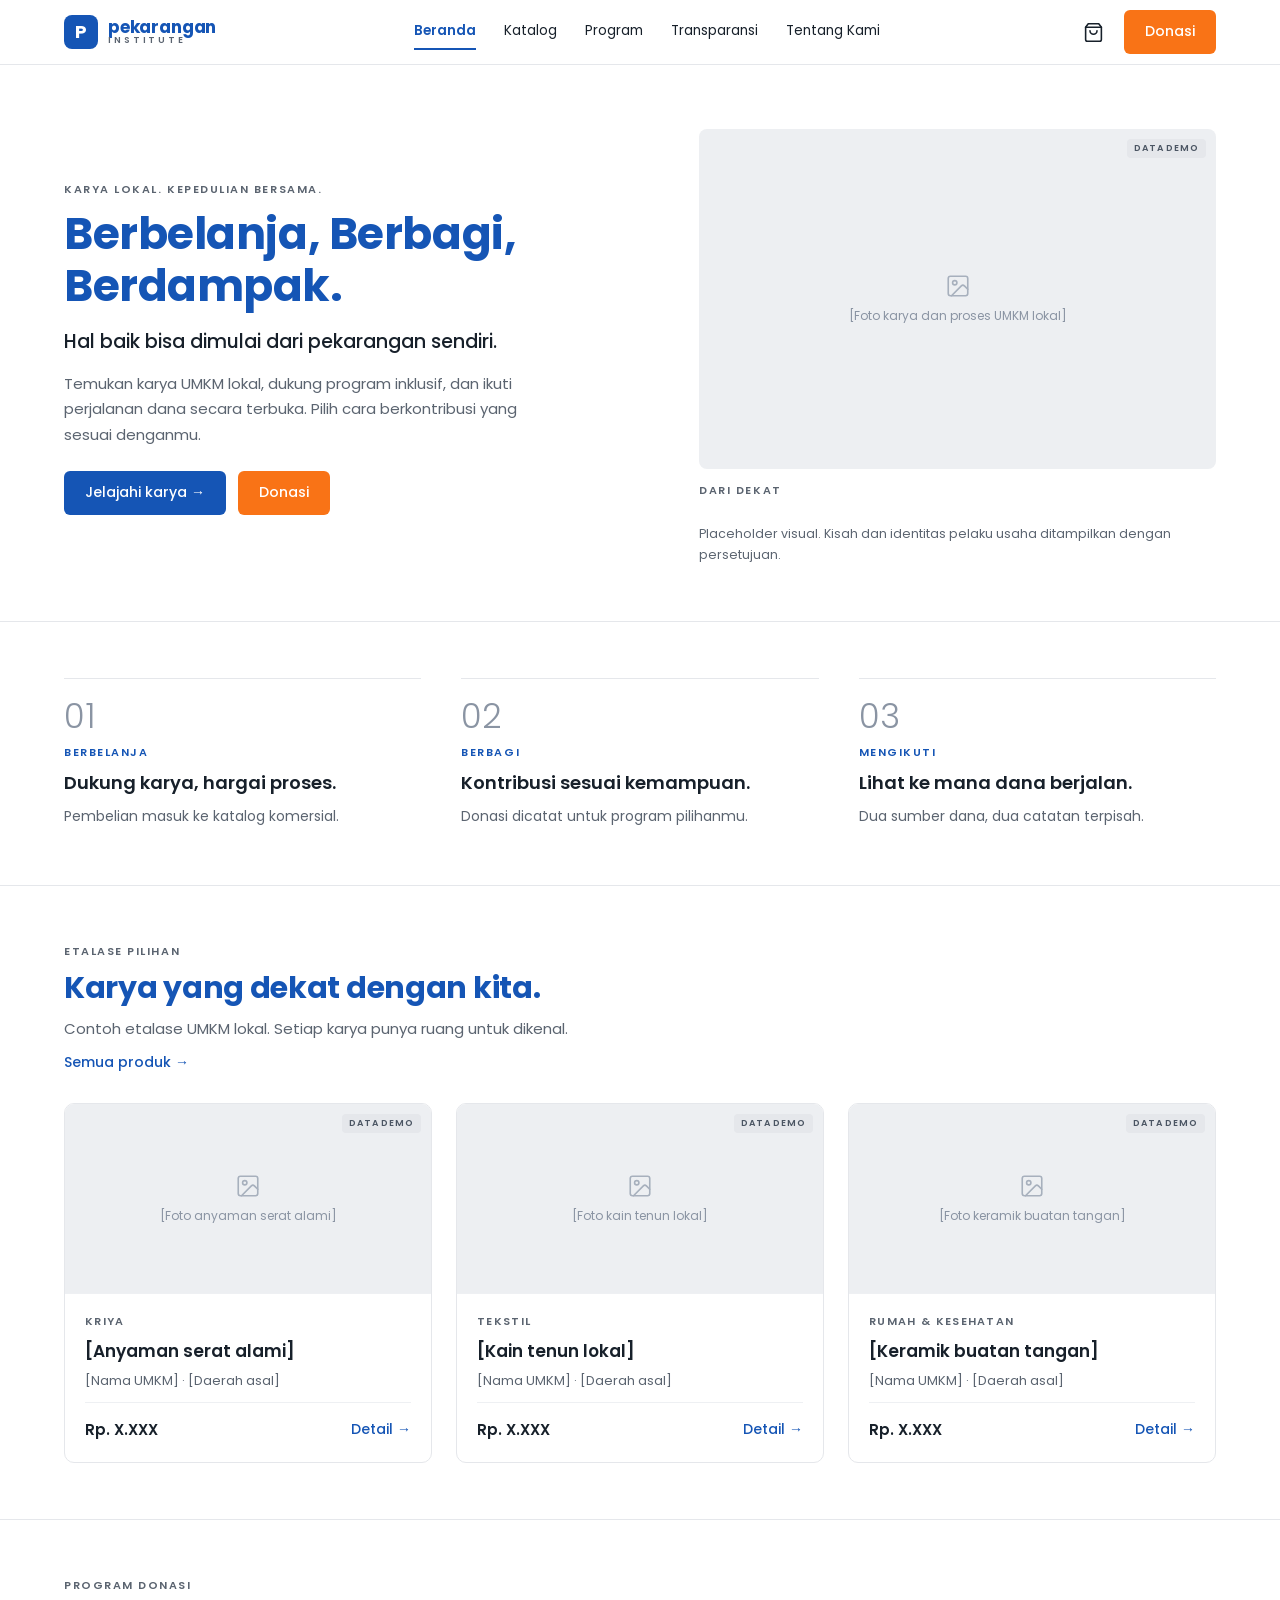
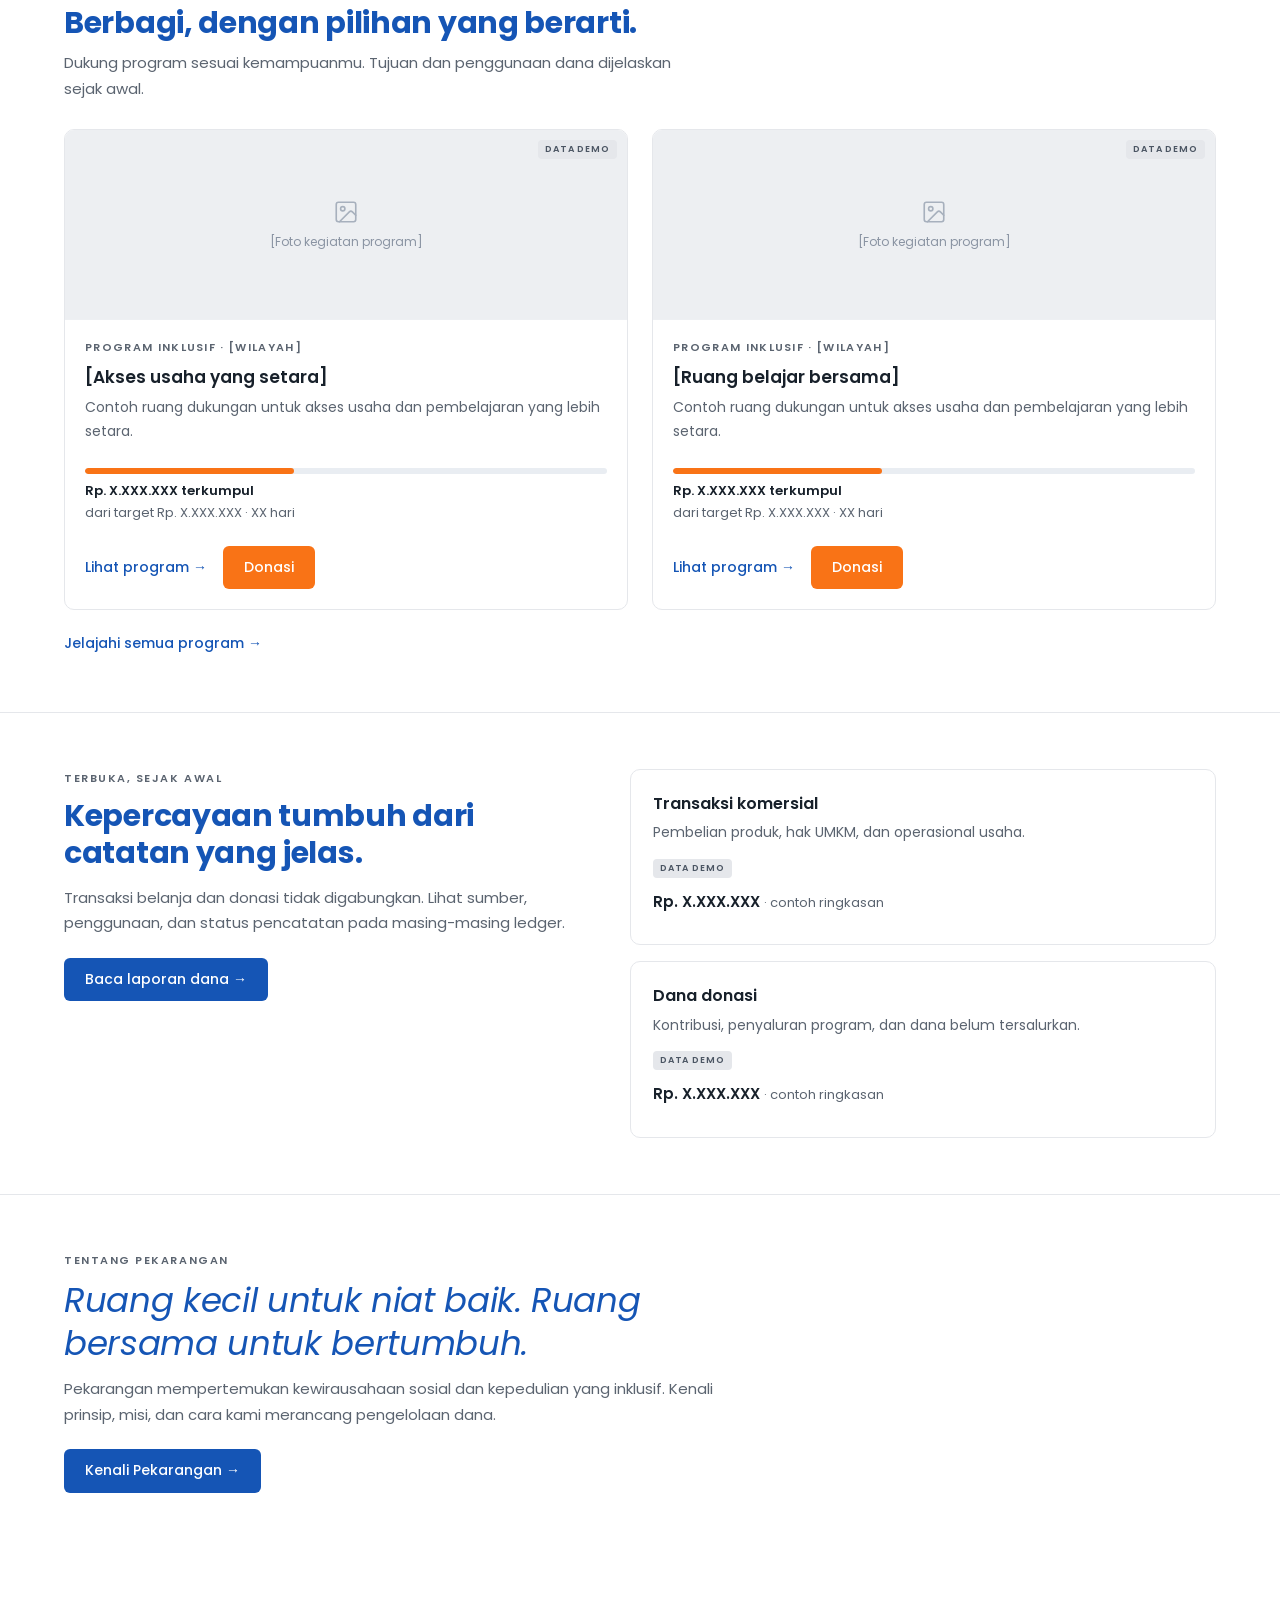
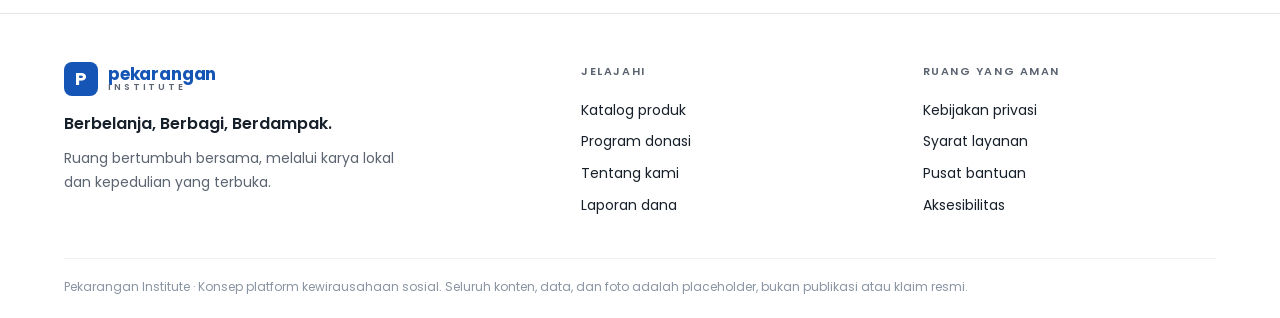
<file: index.html>
<!doctype html>
<html lang="id">
<head>
  <meta charset="utf-8">
  <meta name="viewport" content="width=device-width, initial-scale=1">
  <meta name="description" content="Pekarangan Institute — Berbelanja, Berbagi, Berdampak. Karya UMKM lokal, program inklusif, dan pencatatan dana yang terbuka.">
  <title>Beranda — Pekarangan Institute</title>
  <link rel="preconnect" href="https://fonts.googleapis.com">
  <link rel="preconnect" href="https://fonts.gstatic.com" crossorigin>
  <link href="https://fonts.googleapis.com/css2?family=Poppins:ital,wght@0,300;0,400;0,500;0,600;0,700;1,400&display=swap" rel="stylesheet">
  <link rel="stylesheet" href="assets/css/style.css">
</head>
<body>

<header class="site-header">
  <div class="header-inner">
    <a class="brand" href="index.html" aria-label="Beranda Pekarangan Institute">
      <span class="brand-mark">P</span>
      <span class="brand-text"><span class="name">pekarangan</span><span class="label">INSTITUTE</span></span>
    </a>
    <nav class="main-nav" aria-label="Navigasi utama">
      <a href="index.html" class="active">Beranda</a>
      <a href="katalog.html">Katalog</a>
      <a href="program-donasi.html">Program</a>
      <a href="laporan.html">Transparansi</a>
      <a href="tentang.html">Tentang Kami</a>
    </nav>
    <div class="header-actions">
      <button class="cart-btn" type="button" aria-label="Keranjang belanja">
        <svg viewBox="0 0 24 24" fill="none" stroke="currentColor" stroke-width="1.8" stroke-linecap="round" stroke-linejoin="round"><path d="M6 2 3 6v14a2 2 0 0 0 2 2h14a2 2 0 0 0 2-2V6l-3-4Z"/><path d="M3 6h18"/><path d="M16 10a4 4 0 0 1-8 0"/></svg>
      </button>
      <a class="btn btn-donate" href="formulir-donasi.html">Donasi</a>
      <button class="menu-toggle" id="menu-toggle" type="button" aria-label="Buka menu" aria-expanded="false" aria-controls="mobile-nav"><span></span><span></span><span></span></button>
    </div>
  </div>
  <nav class="mobile-nav" id="mobile-nav" aria-label="Navigasi mobile">
    <a href="index.html" class="active">Beranda</a>
    <a href="katalog.html">Katalog</a>
    <a href="program-donasi.html">Program</a>
    <a href="laporan.html">Transparansi</a>
    <a href="tentang.html">Tentang Kami</a>
  </nav>
</header>

<main>
  <!-- Hero -->
  <section class="hero">
    <div class="container hero-grid">
      <div>
        <span class="eyebrow">Karya Lokal. Kepedulian Bersama.</span>
        <h1>Berbelanja, Berbagi, Berdampak.</h1>
        <p class="subtitle">Hal baik bisa dimulai dari pekarangan sendiri.</p>
        <p class="lead">Temukan karya UMKM lokal, dukung program inklusif, dan ikuti perjalanan dana secara terbuka. Pilih cara berkontribusi yang sesuai denganmu.</p>
        <div class="hero-actions">
          <a class="btn btn-primary" href="katalog.html">Jelajahi karya &rarr;</a>
          <a class="btn btn-donate" href="formulir-donasi.html">Donasi</a>
        </div>
      </div>
      <div class="hero-media">
        <div class="ph">
          <span class="badge-demo">Data Demo</span>
          <svg viewBox="0 0 24 24" fill="none" stroke="currentColor" stroke-width="1.5" stroke-linecap="round" stroke-linejoin="round"><rect x="3" y="3" width="18" height="18" rx="2"/><circle cx="9" cy="9" r="2"/><path d="m21 15-3.086-3.086a2 2 0 0 0-2.828 0L6 21"/></svg>
          <span>[Foto karya dan proses UMKM lokal]</span>
        </div>
        <p class="hero-caption"><span class="eyebrow">Dari Dekat</span><br>Placeholder visual. Kisah dan identitas pelaku usaha ditampilkan dengan persetujuan.</p>
      </div>
    </div>
  </section>

  <!-- Tiga langkah -->
  <section class="section">
    <div class="container">
      <div class="steps">
        <div class="step">
          <div class="step-num">01</div>
          <span class="eyebrow">Berbelanja</span>
          <h3>Dukung karya, hargai proses.</h3>
          <p>Pembelian masuk ke katalog komersial.</p>
        </div>
        <div class="step">
          <div class="step-num">02</div>
          <span class="eyebrow">Berbagi</span>
          <h3>Kontribusi sesuai kemampuan.</h3>
          <p>Donasi dicatat untuk program pilihanmu.</p>
        </div>
        <div class="step">
          <div class="step-num">03</div>
          <span class="eyebrow">Mengikuti</span>
          <h3>Lihat ke mana dana berjalan.</h3>
          <p>Dua sumber dana, dua catatan terpisah.</p>
        </div>
      </div>
    </div>
  </section>

  <!-- Etalase pilihan -->
  <section class="section">
    <div class="container">
      <div class="section-head">
        <span class="eyebrow">Etalase Pilihan</span>
        <h2>Karya yang dekat dengan kita.</h2>
        <p>Contoh etalase UMKM lokal. Setiap karya punya ruang untuk dikenal.</p>
        <a class="text-link" href="katalog.html">Semua produk &rarr;</a>
      </div>
      <div class="cards-3">
        <article class="card">
          <div class="ph">
            <span class="badge-demo">Data Demo</span>
            <svg viewBox="0 0 24 24" fill="none" stroke="currentColor" stroke-width="1.5" stroke-linecap="round" stroke-linejoin="round"><rect x="3" y="3" width="18" height="18" rx="2"/><circle cx="9" cy="9" r="2"/><path d="m21 15-3.086-3.086a2 2 0 0 0-2.828 0L6 21"/></svg>
            <span>[Foto anyaman serat alami]</span>
          </div>
          <div class="card-body">
            <p class="card-cat">Kriya</p>
            <h3 class="card-title">[Anyaman serat alami]</h3>
            <p class="card-meta">[Nama UMKM] &middot; [Daerah asal]</p>
            <div class="card-foot"><span class="price">Rp. X.XXX</span><a class="text-link" href="katalog.html">Detail &rarr;</a></div>
          </div>
        </article>
        <article class="card">
          <div class="ph">
            <span class="badge-demo">Data Demo</span>
            <svg viewBox="0 0 24 24" fill="none" stroke="currentColor" stroke-width="1.5" stroke-linecap="round" stroke-linejoin="round"><rect x="3" y="3" width="18" height="18" rx="2"/><circle cx="9" cy="9" r="2"/><path d="m21 15-3.086-3.086a2 2 0 0 0-2.828 0L6 21"/></svg>
            <span>[Foto kain tenun lokal]</span>
          </div>
          <div class="card-body">
            <p class="card-cat">Tekstil</p>
            <h3 class="card-title">[Kain tenun lokal]</h3>
            <p class="card-meta">[Nama UMKM] &middot; [Daerah asal]</p>
            <div class="card-foot"><span class="price">Rp. X.XXX</span><a class="text-link" href="katalog.html">Detail &rarr;</a></div>
          </div>
        </article>
        <article class="card">
          <div class="ph">
            <span class="badge-demo">Data Demo</span>
            <svg viewBox="0 0 24 24" fill="none" stroke="currentColor" stroke-width="1.5" stroke-linecap="round" stroke-linejoin="round"><rect x="3" y="3" width="18" height="18" rx="2"/><circle cx="9" cy="9" r="2"/><path d="m21 15-3.086-3.086a2 2 0 0 0-2.828 0L6 21"/></svg>
            <span>[Foto keramik buatan tangan]</span>
          </div>
          <div class="card-body">
            <p class="card-cat">Rumah &amp; Kesehatan</p>
            <h3 class="card-title">[Keramik buatan tangan]</h3>
            <p class="card-meta">[Nama UMKM] &middot; [Daerah asal]</p>
            <div class="card-foot"><span class="price">Rp. X.XXX</span><a class="text-link" href="katalog.html">Detail &rarr;</a></div>
          </div>
        </article>
      </div>
    </div>
  </section>

  <!-- Program donasi -->
  <section class="section">
    <div class="container">
      <div class="section-head">
        <span class="eyebrow">Program Donasi</span>
        <h2>Berbagi, dengan pilihan yang berarti.</h2>
        <p>Dukung program sesuai kemampuanmu. Tujuan dan penggunaan dana dijelaskan sejak awal.</p>
      </div>
      <div class="cards-2">
        <article class="card">
          <div class="ph">
            <span class="badge-demo">Data Demo</span>
            <svg viewBox="0 0 24 24" fill="none" stroke="currentColor" stroke-width="1.5" stroke-linecap="round" stroke-linejoin="round"><rect x="3" y="3" width="18" height="18" rx="2"/><circle cx="9" cy="9" r="2"/><path d="m21 15-3.086-3.086a2 2 0 0 0-2.828 0L6 21"/></svg>
            <span>[Foto kegiatan program]</span>
          </div>
          <div class="card-body">
            <p class="card-cat">Program Inklusif &middot; [Wilayah]</p>
            <h3 class="card-title">[Akses usaha yang setara]</h3>
            <p class="card-desc">Contoh ruang dukungan untuk akses usaha dan pembelajaran yang lebih setara.</p>
            <div class="progress">
              <div class="progress-track"><div class="progress-fill"></div></div>
              <p class="progress-text"><strong>Rp. X.XXX.XXX terkumpul</strong><br>dari target Rp. X.XXX.XXX &middot; XX hari</p>
            </div>
            <div class="card-actions">
              <a class="text-link" href="formulir-donasi.html">Lihat program &rarr;</a>
              <a class="btn btn-donate" href="formulir-donasi.html">Donasi</a>
            </div>
          </div>
        </article>
        <article class="card">
          <div class="ph">
            <span class="badge-demo">Data Demo</span>
            <svg viewBox="0 0 24 24" fill="none" stroke="currentColor" stroke-width="1.5" stroke-linecap="round" stroke-linejoin="round"><rect x="3" y="3" width="18" height="18" rx="2"/><circle cx="9" cy="9" r="2"/><path d="m21 15-3.086-3.086a2 2 0 0 0-2.828 0L6 21"/></svg>
            <span>[Foto kegiatan program]</span>
          </div>
          <div class="card-body">
            <p class="card-cat">Program Inklusif &middot; [Wilayah]</p>
            <h3 class="card-title">[Ruang belajar bersama]</h3>
            <p class="card-desc">Contoh ruang dukungan untuk akses usaha dan pembelajaran yang lebih setara.</p>
            <div class="progress">
              <div class="progress-track"><div class="progress-fill"></div></div>
              <p class="progress-text"><strong>Rp. X.XXX.XXX terkumpul</strong><br>dari target Rp. X.XXX.XXX &middot; XX hari</p>
            </div>
            <div class="card-actions">
              <a class="text-link" href="formulir-donasi.html">Lihat program &rarr;</a>
              <a class="btn btn-donate" href="formulir-donasi.html">Donasi</a>
            </div>
          </div>
        </article>
      </div>
      <p style="margin-top: 20px;"><a class="text-link" href="program-donasi.html">Jelajahi semua program &rarr;</a></p>
    </div>
  </section>

  <!-- Transparansi -->
  <section class="section">
    <div class="container split">
      <div>
        <span class="eyebrow">Terbuka, Sejak Awal</span>
        <h2>Kepercayaan tumbuh dari catatan yang jelas.</h2>
        <p class="lead" style="margin: 12px 0 22px;">Transaksi belanja dan donasi tidak digabungkan. Lihat sumber, penggunaan, dan status pencatatan pada masing-masing ledger.</p>
        <a class="btn btn-primary" href="laporan.html">Baca laporan dana &rarr;</a>
      </div>
      <div class="fund-boxes">
        <div class="fund-box">
          <h3>Transaksi komersial</h3>
          <p>Pembelian produk, hak UMKM, dan operasional usaha.</p>
          <p><span class="badge-demo">Data Demo</span></p>
          <p class="fund-amount">Rp. X.XXX.XXX <span>&middot; contoh ringkasan</span></p>
        </div>
        <div class="fund-box">
          <h3>Dana donasi</h3>
          <p>Kontribusi, penyaluran program, dan dana belum tersalurkan.</p>
          <p><span class="badge-demo">Data Demo</span></p>
          <p class="fund-amount">Rp. X.XXX.XXX <span>&middot; contoh ringkasan</span></p>
        </div>
      </div>
    </div>
  </section>

  <!-- Penutup -->
  <section class="section">
    <div class="container">
      <div class="closing">
        <span class="eyebrow">Tentang Pekarangan</span>
        <h2>Ruang kecil untuk niat baik. Ruang bersama untuk bertumbuh.</h2>
        <p>Pekarangan mempertemukan kewirausahaan sosial dan kepedulian yang inklusif. Kenali prinsip, misi, dan cara kami merancang pengelolaan dana.</p>
        <a class="btn btn-primary" href="tentang.html">Kenali Pekarangan &rarr;</a>
      </div>
    </div>
  </section>
</main>

<footer class="site-footer">
  <div class="container">
    <div class="footer-grid">
      <div class="footer-brand">
        <a class="brand" href="index.html" aria-label="Beranda Pekarangan Institute">
          <span class="brand-mark">P</span>
          <span class="brand-text"><span class="name">pekarangan</span><span class="label">INSTITUTE</span></span>
        </a>
        <p class="tagline">Berbelanja, Berbagi, Berdampak.</p>
        <p>Ruang bertumbuh bersama, melalui karya lokal dan kepedulian yang terbuka.</p>
      </div>
      <div class="footer-col">
        <h4>Jelajahi</h4>
        <a href="katalog.html">Katalog produk</a>
        <a href="program-donasi.html">Program donasi</a>
        <a href="tentang.html">Tentang kami</a>
        <a href="laporan.html">Laporan dana</a>
      </div>
      <div class="footer-col">
        <h4>Ruang yang Aman</h4>
        <a href="#">Kebijakan privasi</a>
        <a href="#">Syarat layanan</a>
        <a href="#">Pusat bantuan</a>
        <a href="#">Aksesibilitas</a>
      </div>
    </div>
    <div class="footer-bottom">
      Pekarangan Institute &middot; Konsep platform kewirausahaan sosial. Seluruh konten, data, dan foto adalah placeholder, bukan publikasi atau klaim resmi.
    </div>
  </div>
</footer>

<script src="assets/js/main.js"></script>
</body>
</html>
</file>
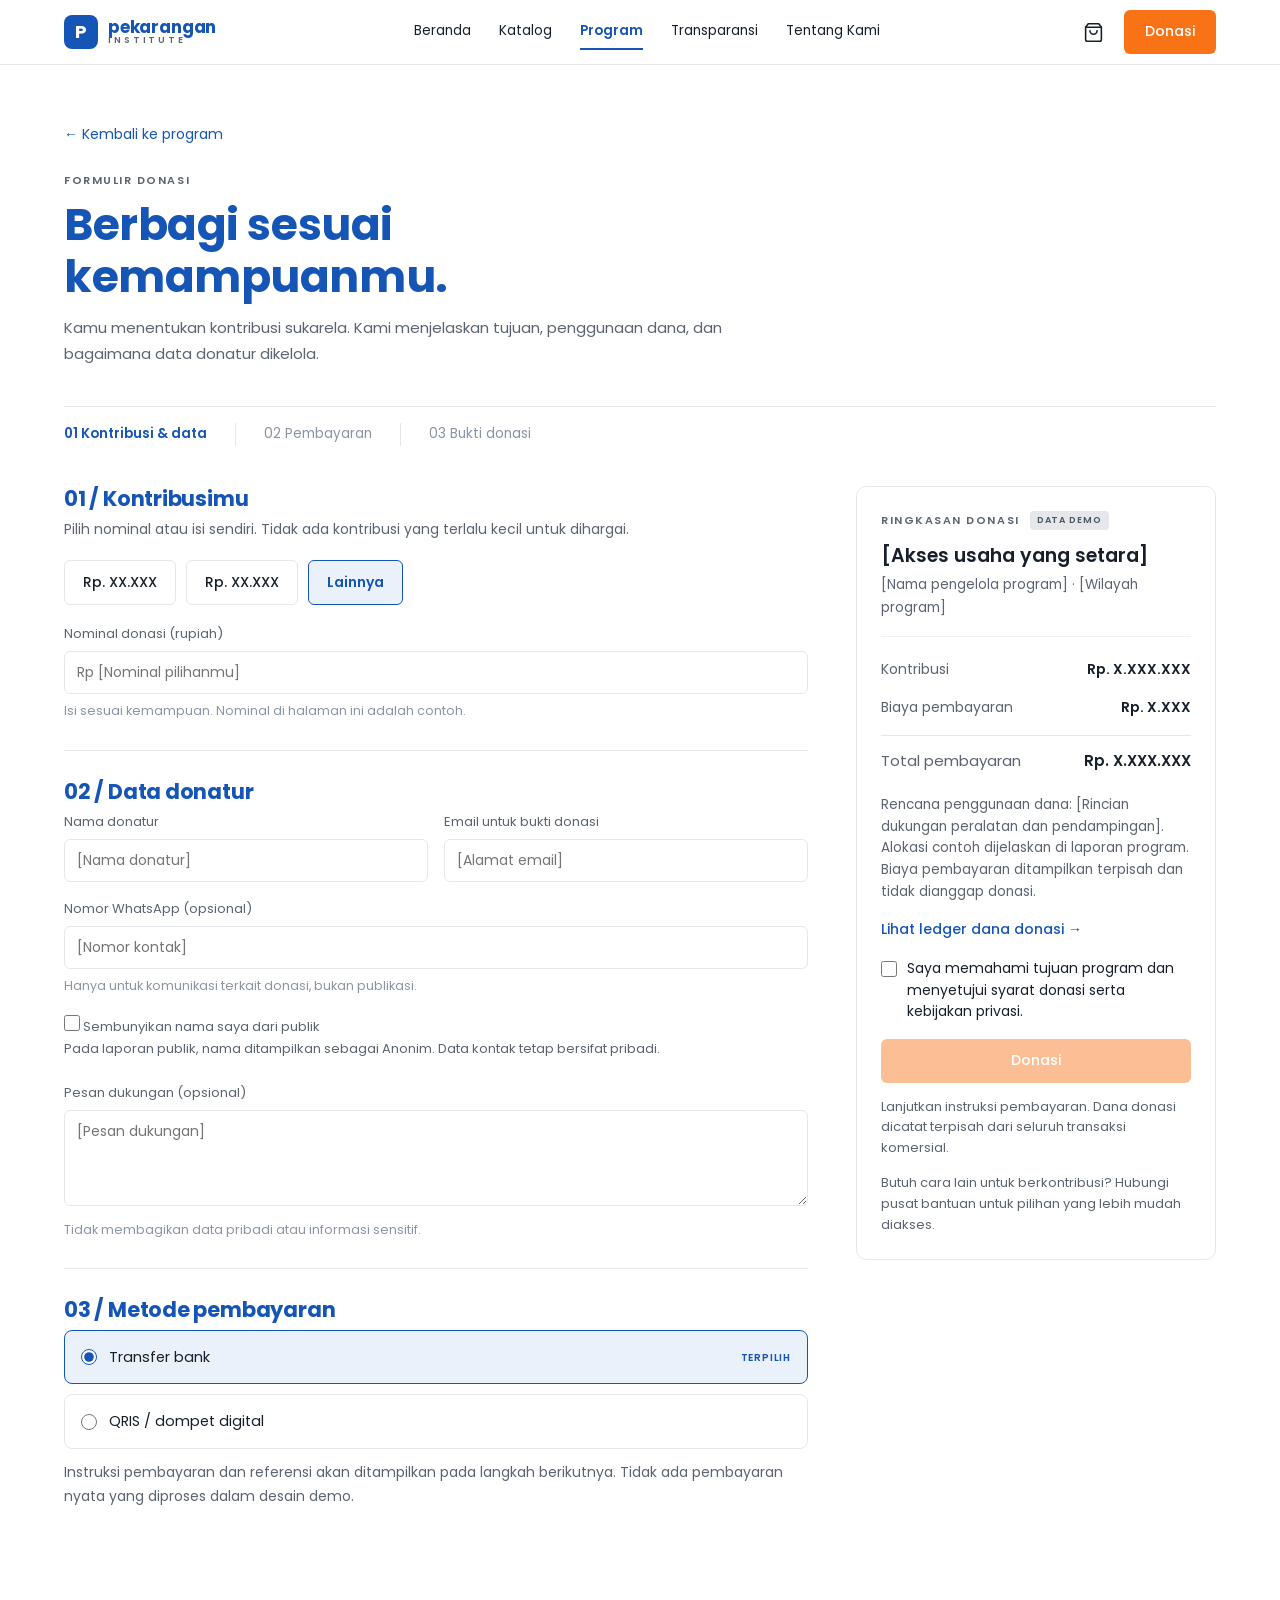
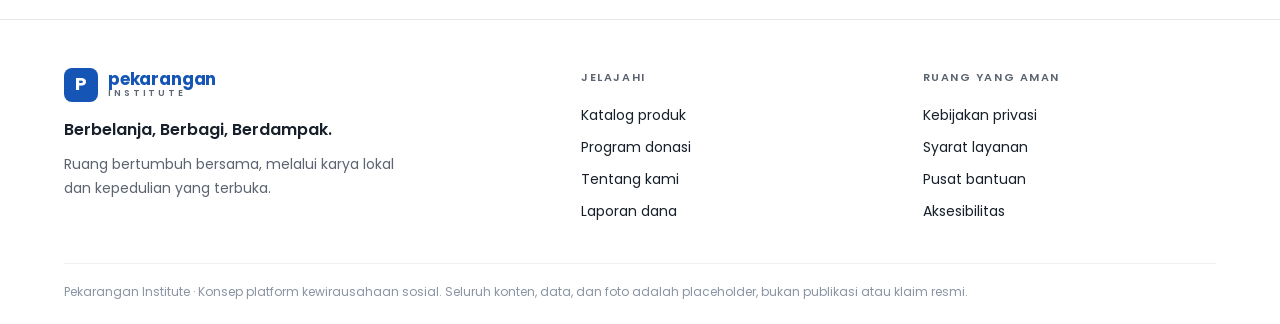
<file: formulir-donasi.html>
<!doctype html>
<html lang="id">
<head>
  <meta charset="utf-8">
  <meta name="viewport" content="width=device-width, initial-scale=1">
  <meta name="description" content="Formulir donasi Pekarangan Institute — berbagi sesuai kemampuanmu.">
  <title>Formulir Donasi — Pekarangan Institute</title>
  <link rel="preconnect" href="https://fonts.googleapis.com">
  <link rel="preconnect" href="https://fonts.gstatic.com" crossorigin>
  <link href="https://fonts.googleapis.com/css2?family=Poppins:ital,wght@0,300;0,400;0,500;0,600;0,700;1,400&display=swap" rel="stylesheet">
  <link rel="stylesheet" href="assets/css/style.css">
</head>
<body>

<header class="site-header">
  <div class="header-inner">
    <a class="brand" href="index.html" aria-label="Beranda Pekarangan Institute">
      <span class="brand-mark">P</span>
      <span class="brand-text"><span class="name">pekarangan</span><span class="label">INSTITUTE</span></span>
    </a>
    <nav class="main-nav" aria-label="Navigasi utama">
      <a href="index.html">Beranda</a>
      <a href="katalog.html">Katalog</a>
      <a href="program-donasi.html" class="active">Program</a>
      <a href="laporan.html">Transparansi</a>
      <a href="tentang.html">Tentang Kami</a>
    </nav>
    <div class="header-actions">
      <button class="cart-btn" type="button" aria-label="Keranjang belanja">
        <svg viewBox="0 0 24 24" fill="none" stroke="currentColor" stroke-width="1.8" stroke-linecap="round" stroke-linejoin="round"><path d="M6 2 3 6v14a2 2 0 0 0 2 2h14a2 2 0 0 0 2-2V6l-3-4Z"/><path d="M3 6h18"/><path d="M16 10a4 4 0 0 1-8 0"/></svg>
      </button>
      <a class="btn btn-donate" href="formulir-donasi.html">Donasi</a>
      <button class="menu-toggle" id="menu-toggle" type="button" aria-label="Buka menu" aria-expanded="false" aria-controls="mobile-nav"><span></span><span></span><span></span></button>
    </div>
  </div>
  <nav class="mobile-nav" id="mobile-nav" aria-label="Navigasi mobile">
    <a href="index.html">Beranda</a>
    <a href="katalog.html">Katalog</a>
    <a href="program-donasi.html" class="active">Program</a>
    <a href="laporan.html">Transparansi</a>
    <a href="tentang.html">Tentang Kami</a>
  </nav>
</header>

<main class="page">
  <div class="container">
    <a class="back-link" href="program-donasi.html">&larr; Kembali ke program</a>
    <div class="page-intro">
      <span class="eyebrow">Formulir Donasi</span>
      <h1>Berbagi sesuai kemampuanmu.</h1>
      <p>Kamu menentukan kontribusi sukarela. Kami menjelaskan tujuan, penggunaan dana, dan bagaimana data donatur dikelola.</p>
    </div>

    <div class="steps-indicator" aria-label="Tahapan donasi">
      <span class="si active">01 Kontribusi &amp; data</span>
      <span class="si">02 Pembayaran</span>
      <span class="si">03 Bukti donasi</span>
    </div>

    <form id="donation-form" class="donate-layout" action="#" method="post" novalidate>
      <div>
        <!-- 01 Kontribusimu -->
        <div class="form-block">
          <h2>01 / Kontribusimu</h2>
          <p>Pilih nominal atau isi sendiri. Tidak ada kontribusi yang terlalu kecil untuk dihargai.</p>
          <div class="presets" role="group" aria-label="Pilihan nominal donasi">
            <button class="preset" type="button" data-amount="25000">Rp. XX.XXX</button>
            <button class="preset" type="button" data-amount="50000">Rp. XX.XXX</button>
            <button class="preset active" type="button" data-amount="custom">Lainnya</button>
          </div>
          <div class="field">
            <label for="amount-input">Nominal donasi (rupiah)</label>
            <input type="text" id="amount-input" inputmode="numeric" placeholder="Rp [Nominal pilihanmu]" autocomplete="off">
            <p class="hint">Isi sesuai kemampuan. Nominal di halaman ini adalah contoh.</p>
          </div>
        </div>

        <!-- 02 Data donatur -->
        <div class="form-block">
          <h2>02 / Data donatur</h2>
          <div class="form-grid-2">
            <div class="field">
              <label for="donor-name">Nama donatur</label>
              <input type="text" id="donor-name" placeholder="[Nama donatur]" autocomplete="name">
            </div>
            <div class="field">
              <label for="donor-email">Email untuk bukti donasi</label>
              <input type="email" id="donor-email" placeholder="[Alamat email]" autocomplete="email">
            </div>
            <div class="field full">
              <label for="donor-wa">Nomor WhatsApp (opsional)</label>
              <input type="tel" id="donor-wa" placeholder="[Nomor kontak]" autocomplete="tel">
              <p class="hint">Hanya untuk komunikasi terkait donasi, bukan publikasi.</p>
            </div>
            <div class="field full">
              <label class="check">
                <input type="checkbox" id="anon">
                <span>Sembunyikan nama saya dari publik
                  <small>Pada laporan publik, nama ditampilkan sebagai Anonim. Data kontak tetap bersifat pribadi.</small>
                </span>
              </label>
            </div>
            <div class="field full">
              <label for="donor-message">Pesan dukungan (opsional)</label>
              <textarea id="donor-message" placeholder="[Pesan dukungan]"></textarea>
              <p class="hint">Tidak membagikan data pribadi atau informasi sensitif.</p>
            </div>
          </div>
        </div>

        <!-- 03 Metode pembayaran -->
        <div class="form-block">
          <h2>03 / Metode pembayaran</h2>
          <div class="radio-cards">
            <label class="radio-card">
              <input type="radio" name="payment" value="transfer" checked>
              <span>Transfer bank</span>
              <span class="tag">TERPILIH</span>
            </label>
            <label class="radio-card">
              <input type="radio" name="payment" value="qris">
              <span>QRIS / dompet digital</span>
            </label>
          </div>
          <p class="hint" style="margin-top: 12px;">Instruksi pembayaran dan referensi akan ditampilkan pada langkah berikutnya. Tidak ada pembayaran nyata yang diproses dalam desain demo.</p>
        </div>
      </div>

      <!-- Ringkasan -->
      <aside class="summary" aria-label="Ringkasan donasi">
        <span class="eyebrow">Ringkasan Donasi <span class="badge-demo">Data Demo</span></span>
        <h3>[Akses usaha yang setara]</h3>
        <p class="prog-meta">[Nama pengelola program] &middot; [Wilayah program]</p>
        <div class="summary-lines">
          <div class="summary-line"><span>Kontribusi</span><span id="summary-amount">Rp. X.XXX.XXX</span></div>
          <div class="summary-line"><span>Biaya pembayaran</span><span>Rp. X.XXX</span></div>
          <div class="summary-line total"><span>Total pembayaran</span><span id="summary-total">Rp. X.XXX.XXX</span></div>
        </div>
        <p class="summary-plan">Rencana penggunaan dana: [Rincian dukungan peralatan dan pendampingan]. Alokasi contoh dijelaskan di laporan program. Biaya pembayaran ditampilkan terpisah dan tidak dianggap donasi.</p>
        <a class="text-link" href="laporan.html">Lihat ledger dana donasi &rarr;</a>
        <label class="check">
          <input type="checkbox" id="consent">
          <span>Saya memahami tujuan program dan menyetujui syarat donasi serta kebijakan privasi.</span>
        </label>
        <button class="btn btn-donate btn-block" type="submit" id="donate-submit" disabled>Donasi</button>
        <div class="form-success" id="form-success" role="status">
          Terima kasih! Ini adalah desain demo — tidak ada pembayaran nyata yang diproses dan tidak ada dana yang berpindah. Pada situs nyata, langkah berikutnya menampilkan instruksi pembayaran dan referensi donasi.
        </div>
        <p class="summary-note">Lanjutkan instruksi pembayaran. Dana donasi dicatat terpisah dari seluruh transaksi komersial.</p>
        <p class="summary-note">Butuh cara lain untuk berkontribusi? Hubungi pusat bantuan untuk pilihan yang lebih mudah diakses.</p>
      </aside>
    </form>
  </div>
</main>

<footer class="site-footer">
  <div class="container">
    <div class="footer-grid">
      <div class="footer-brand">
        <a class="brand" href="index.html" aria-label="Beranda Pekarangan Institute">
          <span class="brand-mark">P</span>
          <span class="brand-text"><span class="name">pekarangan</span><span class="label">INSTITUTE</span></span>
        </a>
        <p class="tagline">Berbelanja, Berbagi, Berdampak.</p>
        <p>Ruang bertumbuh bersama, melalui karya lokal dan kepedulian yang terbuka.</p>
      </div>
      <div class="footer-col">
        <h4>Jelajahi</h4>
        <a href="katalog.html">Katalog produk</a>
        <a href="program-donasi.html">Program donasi</a>
        <a href="tentang.html">Tentang kami</a>
        <a href="laporan.html">Laporan dana</a>
      </div>
      <div class="footer-col">
        <h4>Ruang yang Aman</h4>
        <a href="#">Kebijakan privasi</a>
        <a href="#">Syarat layanan</a>
        <a href="#">Pusat bantuan</a>
        <a href="#">Aksesibilitas</a>
      </div>
    </div>
    <div class="footer-bottom">
      Pekarangan Institute &middot; Konsep platform kewirausahaan sosial. Seluruh konten, data, dan foto adalah placeholder, bukan publikasi atau klaim resmi.
    </div>
  </div>
</footer>

<script src="assets/js/main.js"></script>
</body>
</html>
</file>
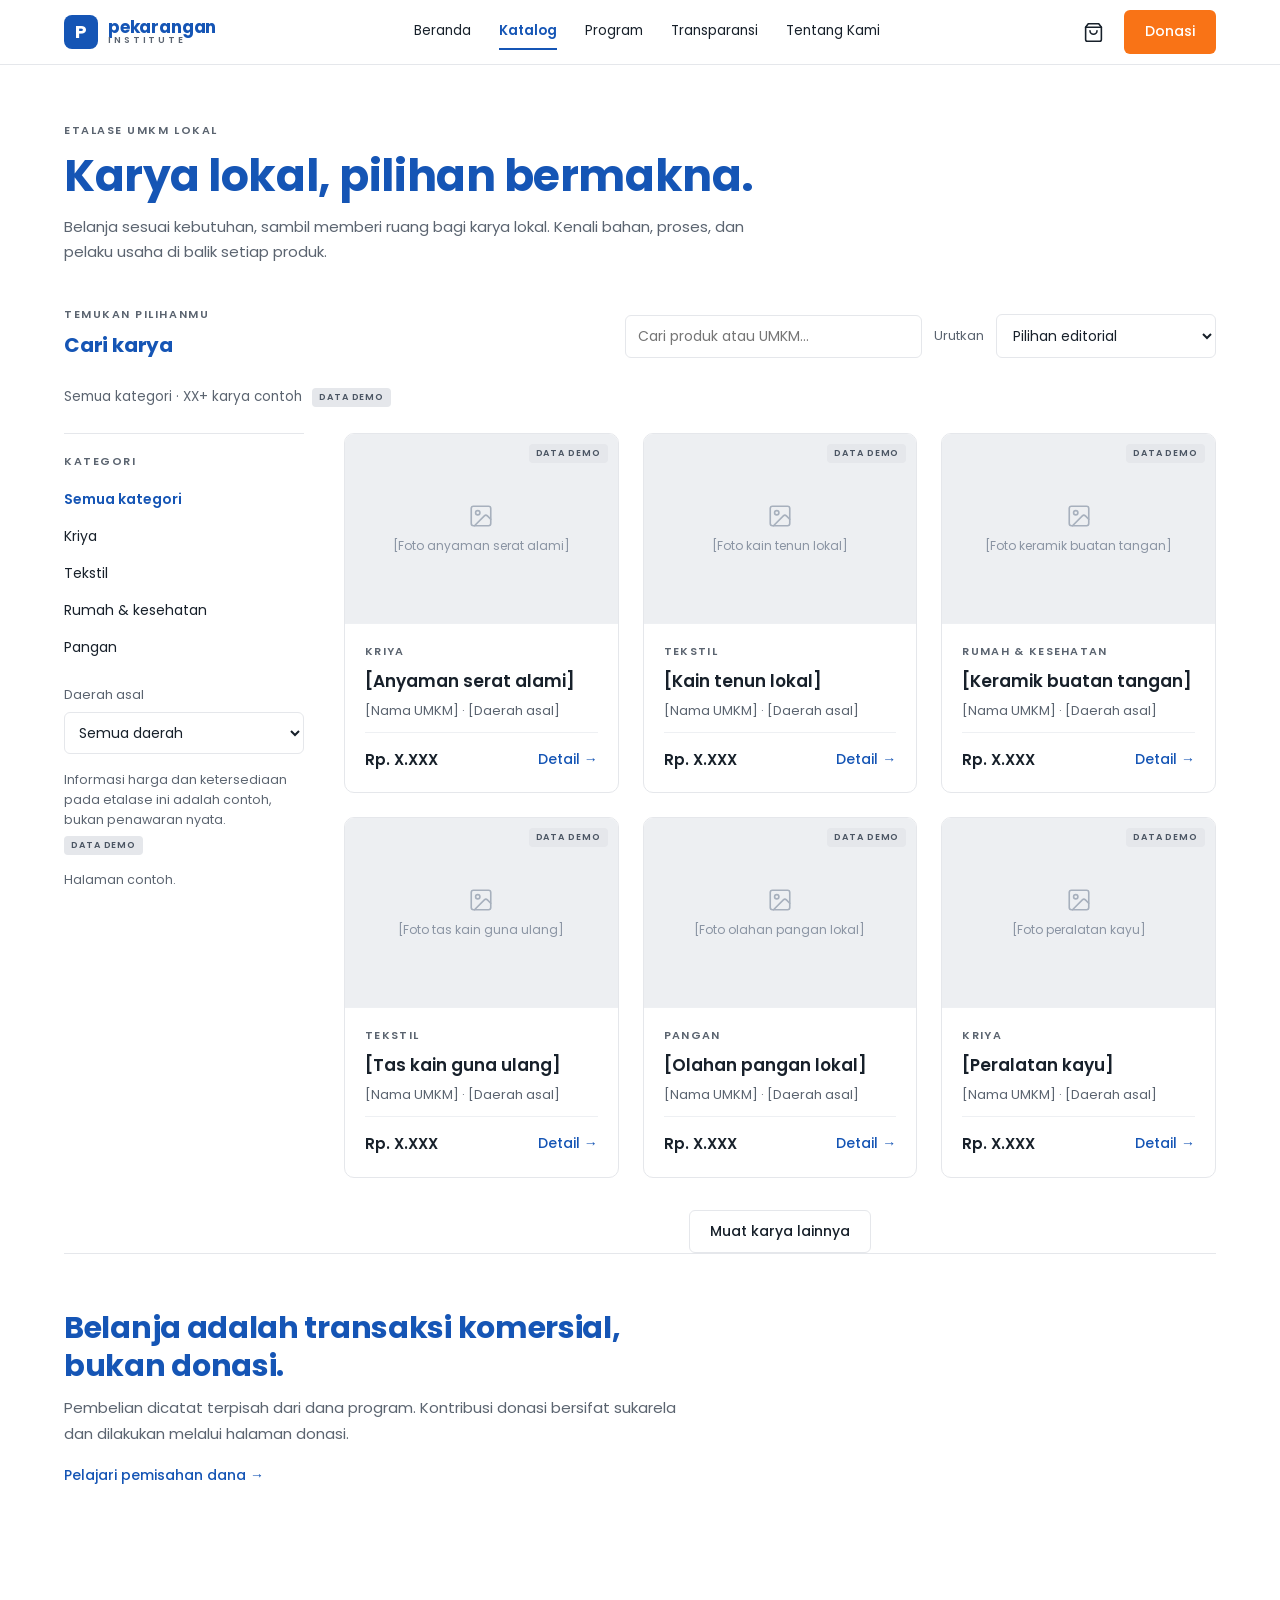
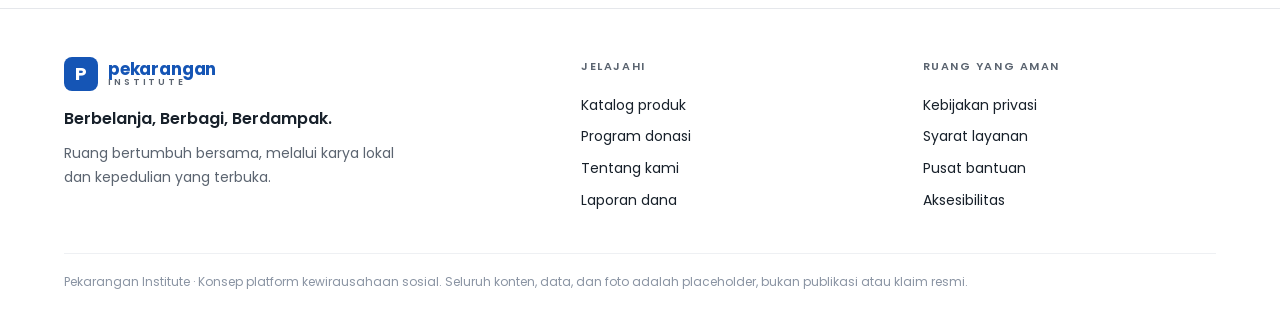
<file: katalog.html>
<!doctype html>
<html lang="id">
<head>
  <meta charset="utf-8">
  <meta name="viewport" content="width=device-width, initial-scale=1">
  <meta name="description" content="Katalog produk Pekarangan Institute — karya lokal UMKM, pilihan bermakna.">
  <title>Katalog Produk — Pekarangan Institute</title>
  <link rel="preconnect" href="https://fonts.googleapis.com">
  <link rel="preconnect" href="https://fonts.gstatic.com" crossorigin>
  <link href="https://fonts.googleapis.com/css2?family=Poppins:ital,wght@0,300;0,400;0,500;0,600;0,700;1,400&display=swap" rel="stylesheet">
  <link rel="stylesheet" href="assets/css/style.css">
</head>
<body>

<header class="site-header">
  <div class="header-inner">
    <a class="brand" href="index.html" aria-label="Beranda Pekarangan Institute">
      <span class="brand-mark">P</span>
      <span class="brand-text"><span class="name">pekarangan</span><span class="label">INSTITUTE</span></span>
    </a>
    <nav class="main-nav" aria-label="Navigasi utama">
      <a href="index.html">Beranda</a>
      <a href="katalog.html" class="active">Katalog</a>
      <a href="program-donasi.html">Program</a>
      <a href="laporan.html">Transparansi</a>
      <a href="tentang.html">Tentang Kami</a>
    </nav>
    <div class="header-actions">
      <button class="cart-btn" type="button" aria-label="Keranjang belanja">
        <svg viewBox="0 0 24 24" fill="none" stroke="currentColor" stroke-width="1.8" stroke-linecap="round" stroke-linejoin="round"><path d="M6 2 3 6v14a2 2 0 0 0 2 2h14a2 2 0 0 0 2-2V6l-3-4Z"/><path d="M3 6h18"/><path d="M16 10a4 4 0 0 1-8 0"/></svg>
      </button>
      <a class="btn btn-donate" href="formulir-donasi.html">Donasi</a>
      <button class="menu-toggle" id="menu-toggle" type="button" aria-label="Buka menu" aria-expanded="false" aria-controls="mobile-nav"><span></span><span></span><span></span></button>
    </div>
  </div>
  <nav class="mobile-nav" id="mobile-nav" aria-label="Navigasi mobile">
    <a href="index.html">Beranda</a>
    <a href="katalog.html" class="active">Katalog</a>
    <a href="program-donasi.html">Program</a>
    <a href="laporan.html">Transparansi</a>
    <a href="tentang.html">Tentang Kami</a>
  </nav>
</header>

<main class="page">
  <div class="container">
    <!-- Intro -->
    <div class="page-intro">
      <span class="eyebrow">Etalase UMKM Lokal</span>
      <h1>Karya lokal, pilihan bermakna.</h1>
      <p>Belanja sesuai kebutuhan, sambil memberi ruang bagi karya lokal. Kenali bahan, proses, dan pelaku usaha di balik setiap produk.</p>
    </div>

    <!-- Toolbar pencarian -->
    <div class="toolbar">
      <div>
        <span class="eyebrow">Temukan Pilihanmu</span>
        <h2>Cari karya</h2>
      </div>
      <div class="search-box">
        <label for="catalog-search" class="sr-only">Cari produk atau UMKM</label>
        <input type="search" id="catalog-search" placeholder="Cari produk atau UMKM..." aria-label="Cari produk atau UMKM">
        <label for="catalog-sort">Urutkan</label>
        <select id="catalog-sort" aria-label="Urutkan produk">
          <option value="editorial">Pilihan editorial</option>
          <option value="nama-az">Nama A&ndash;Z</option>
          <option value="nama-za">Nama Z&ndash;A</option>
        </select>
      </div>
    </div>
    <p class="results-note"><span id="results-note">Semua kategori &middot; XX+ karya contoh</span> <span class="badge-demo">Data Demo</span></p>

    <!-- Workspace katalog -->
    <div class="catalog-layout" style="margin-top: 24px;">
      <aside class="filters" aria-label="Filter katalog">
        <h4>Kategori</h4>
        <ul class="filter-list">
          <li><button type="button" data-filter-cat="Semua" class="active">Semua kategori</button></li>
          <li><button type="button" data-filter-cat="Kriya">Kriya</button></li>
          <li><button type="button" data-filter-cat="Tekstil">Tekstil</button></li>
          <li><button type="button" data-filter-cat="Rumah &amp; kesehatan">Rumah &amp; kesehatan</button></li>
          <li><button type="button" data-filter-cat="Pangan">Pangan</button></li>
        </ul>
        <div class="filter-field">
          <label for="filter-region">Daerah asal</label>
          <select id="filter-region">
            <option>Semua daerah</option>
            <option>[Daerah contoh]</option>
          </select>
        </div>
        <p class="filter-note">Informasi harga dan ketersediaan pada etalase ini adalah contoh, bukan penawaran nyata.</p>
        <p><span class="badge-demo">Data Demo</span></p>
        <p class="filter-note">Halaman contoh.</p>
      </aside>

      <div>
        <div class="cards-3" id="product-grid">
          <article class="card" data-name="[Anyaman serat alami]" data-cat="Kriya">
            <div class="ph">
              <span class="badge-demo">Data Demo</span>
              <svg viewBox="0 0 24 24" fill="none" stroke="currentColor" stroke-width="1.5" stroke-linecap="round" stroke-linejoin="round"><rect x="3" y="3" width="18" height="18" rx="2"/><circle cx="9" cy="9" r="2"/><path d="m21 15-3.086-3.086a2 2 0 0 0-2.828 0L6 21"/></svg>
              <span>[Foto anyaman serat alami]</span>
            </div>
            <div class="card-body">
              <p class="card-cat">Kriya</p>
              <h3 class="card-title">[Anyaman serat alami]</h3>
              <p class="card-meta">[Nama UMKM] &middot; [Daerah asal]</p>
              <div class="card-foot"><span class="price">Rp. X.XXX</span><a class="text-link" href="katalog.html">Detail &rarr;</a></div>
            </div>
          </article>
          <article class="card" data-name="[Kain tenun lokal]" data-cat="Tekstil">
            <div class="ph">
              <span class="badge-demo">Data Demo</span>
              <svg viewBox="0 0 24 24" fill="none" stroke="currentColor" stroke-width="1.5" stroke-linecap="round" stroke-linejoin="round"><rect x="3" y="3" width="18" height="18" rx="2"/><circle cx="9" cy="9" r="2"/><path d="m21 15-3.086-3.086a2 2 0 0 0-2.828 0L6 21"/></svg>
              <span>[Foto kain tenun lokal]</span>
            </div>
            <div class="card-body">
              <p class="card-cat">Tekstil</p>
              <h3 class="card-title">[Kain tenun lokal]</h3>
              <p class="card-meta">[Nama UMKM] &middot; [Daerah asal]</p>
              <div class="card-foot"><span class="price">Rp. X.XXX</span><a class="text-link" href="katalog.html">Detail &rarr;</a></div>
            </div>
          </article>
          <article class="card" data-name="[Keramik buatan tangan]" data-cat="Rumah &amp; kesehatan">
            <div class="ph">
              <span class="badge-demo">Data Demo</span>
              <svg viewBox="0 0 24 24" fill="none" stroke="currentColor" stroke-width="1.5" stroke-linecap="round" stroke-linejoin="round"><rect x="3" y="3" width="18" height="18" rx="2"/><circle cx="9" cy="9" r="2"/><path d="m21 15-3.086-3.086a2 2 0 0 0-2.828 0L6 21"/></svg>
              <span>[Foto keramik buatan tangan]</span>
            </div>
            <div class="card-body">
              <p class="card-cat">Rumah &amp; Kesehatan</p>
              <h3 class="card-title">[Keramik buatan tangan]</h3>
              <p class="card-meta">[Nama UMKM] &middot; [Daerah asal]</p>
              <div class="card-foot"><span class="price">Rp. X.XXX</span><a class="text-link" href="katalog.html">Detail &rarr;</a></div>
            </div>
          </article>
          <article class="card" data-name="[Tas kain guna ulang]" data-cat="Tekstil">
            <div class="ph">
              <span class="badge-demo">Data Demo</span>
              <svg viewBox="0 0 24 24" fill="none" stroke="currentColor" stroke-width="1.5" stroke-linecap="round" stroke-linejoin="round"><rect x="3" y="3" width="18" height="18" rx="2"/><circle cx="9" cy="9" r="2"/><path d="m21 15-3.086-3.086a2 2 0 0 0-2.828 0L6 21"/></svg>
              <span>[Foto tas kain guna ulang]</span>
            </div>
            <div class="card-body">
              <p class="card-cat">Tekstil</p>
              <h3 class="card-title">[Tas kain guna ulang]</h3>
              <p class="card-meta">[Nama UMKM] &middot; [Daerah asal]</p>
              <div class="card-foot"><span class="price">Rp. X.XXX</span><a class="text-link" href="katalog.html">Detail &rarr;</a></div>
            </div>
          </article>
          <article class="card" data-name="[Olahan pangan lokal]" data-cat="Pangan">
            <div class="ph">
              <span class="badge-demo">Data Demo</span>
              <svg viewBox="0 0 24 24" fill="none" stroke="currentColor" stroke-width="1.5" stroke-linecap="round" stroke-linejoin="round"><rect x="3" y="3" width="18" height="18" rx="2"/><circle cx="9" cy="9" r="2"/><path d="m21 15-3.086-3.086a2 2 0 0 0-2.828 0L6 21"/></svg>
              <span>[Foto olahan pangan lokal]</span>
            </div>
            <div class="card-body">
              <p class="card-cat">Pangan</p>
              <h3 class="card-title">[Olahan pangan lokal]</h3>
              <p class="card-meta">[Nama UMKM] &middot; [Daerah asal]</p>
              <div class="card-foot"><span class="price">Rp. X.XXX</span><a class="text-link" href="katalog.html">Detail &rarr;</a></div>
            </div>
          </article>
          <article class="card" data-name="[Peralatan kayu]" data-cat="Kriya">
            <div class="ph">
              <span class="badge-demo">Data Demo</span>
              <svg viewBox="0 0 24 24" fill="none" stroke="currentColor" stroke-width="1.5" stroke-linecap="round" stroke-linejoin="round"><rect x="3" y="3" width="18" height="18" rx="2"/><circle cx="9" cy="9" r="2"/><path d="m21 15-3.086-3.086a2 2 0 0 0-2.828 0L6 21"/></svg>
              <span>[Foto peralatan kayu]</span>
            </div>
            <div class="card-body">
              <p class="card-cat">Kriya</p>
              <h3 class="card-title">[Peralatan kayu]</h3>
              <p class="card-meta">[Nama UMKM] &middot; [Daerah asal]</p>
              <div class="card-foot"><span class="price">Rp. X.XXX</span><a class="text-link" href="katalog.html">Detail &rarr;</a></div>
            </div>
          </article>
        </div>
        <p class="empty-note" id="catalog-empty">Tidak ada karya yang cocok. Coba kata kunci atau kategori lain.</p>
        <div class="load-more">
          <button class="btn btn-ghost" type="button" id="load-more">Muat karya lainnya</button>
        </div>
      </div>
    </div>

    <!-- Penutup -->
    <section class="section">
      <div class="catalog-closing">
        <h2>Belanja adalah transaksi komersial, bukan donasi.</h2>
        <p>Pembelian dicatat terpisah dari dana program. Kontribusi donasi bersifat sukarela dan dilakukan melalui halaman donasi.</p>
        <a class="text-link" href="laporan.html">Pelajari pemisahan dana &rarr;</a>
      </div>
    </section>
  </div>
</main>

<footer class="site-footer">
  <div class="container">
    <div class="footer-grid">
      <div class="footer-brand">
        <a class="brand" href="index.html" aria-label="Beranda Pekarangan Institute">
          <span class="brand-mark">P</span>
          <span class="brand-text"><span class="name">pekarangan</span><span class="label">INSTITUTE</span></span>
        </a>
        <p class="tagline">Berbelanja, Berbagi, Berdampak.</p>
        <p>Ruang bertumbuh bersama, melalui karya lokal dan kepedulian yang terbuka.</p>
      </div>
      <div class="footer-col">
        <h4>Jelajahi</h4>
        <a href="katalog.html">Katalog produk</a>
        <a href="program-donasi.html">Program donasi</a>
        <a href="tentang.html">Tentang kami</a>
        <a href="laporan.html">Laporan dana</a>
      </div>
      <div class="footer-col">
        <h4>Ruang yang Aman</h4>
        <a href="#">Kebijakan privasi</a>
        <a href="#">Syarat layanan</a>
        <a href="#">Pusat bantuan</a>
        <a href="#">Aksesibilitas</a>
      </div>
    </div>
    <div class="footer-bottom">
      Pekarangan Institute &middot; Konsep platform kewirausahaan sosial. Seluruh konten, data, dan foto adalah placeholder, bukan publikasi atau klaim resmi.
    </div>
  </div>
</footer>

<script src="assets/js/main.js"></script>
</body>
</html>
</file>
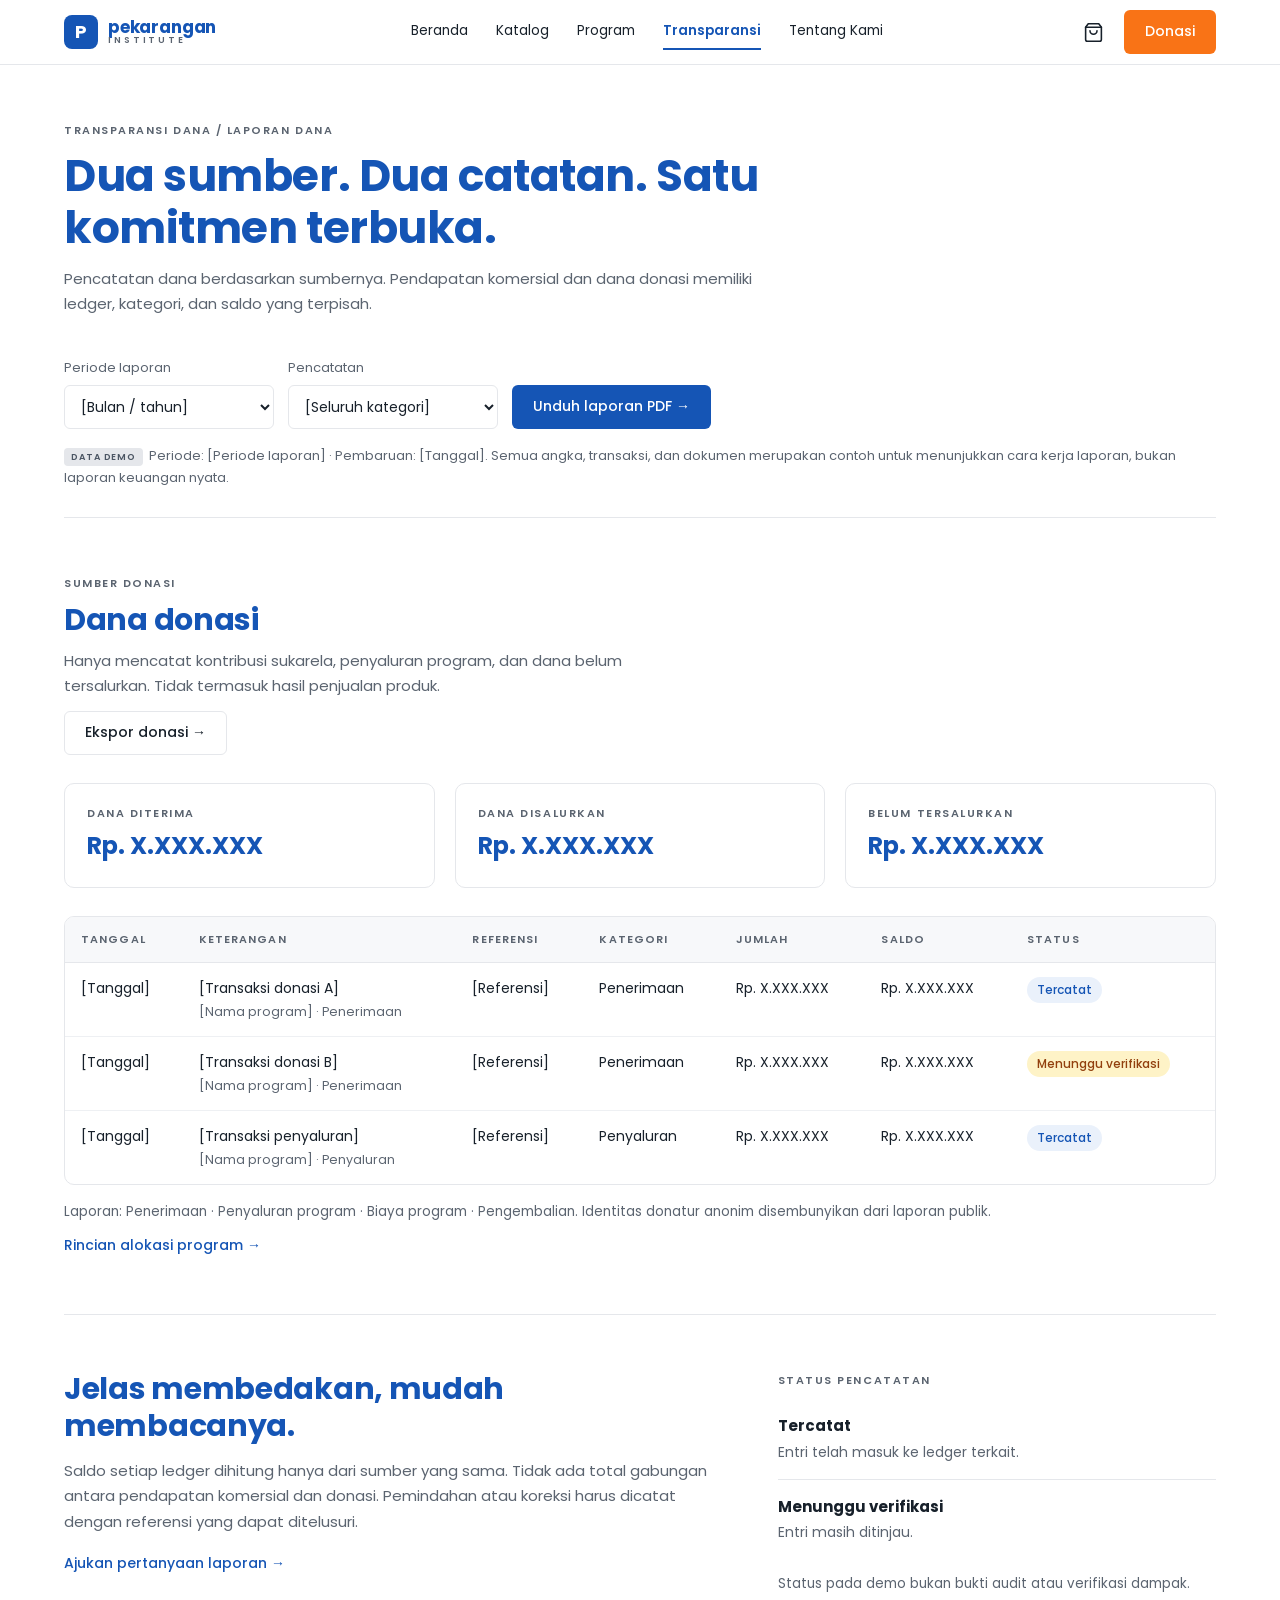
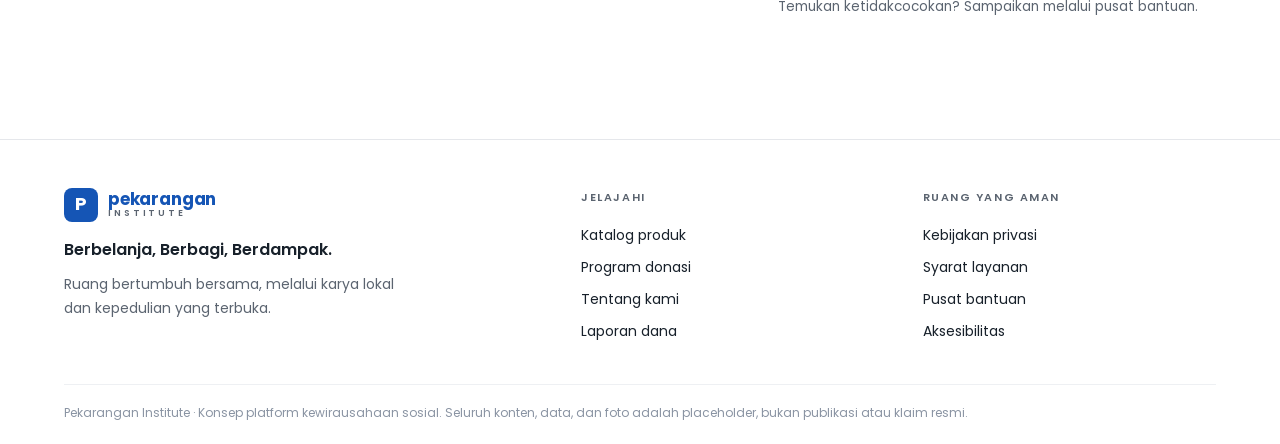
<file: laporan.html>
<!doctype html>
<html lang="id">
<head>
  <meta charset="utf-8">
  <meta name="viewport" content="width=device-width, initial-scale=1">
  <meta name="description" content="Laporan transparansi dana Pekarangan Institute — dua sumber, dua catatan, satu komitmen terbuka.">
  <title>Laporan Transparansi Dana — Pekarangan Institute</title>
  <link rel="preconnect" href="https://fonts.googleapis.com">
  <link rel="preconnect" href="https://fonts.gstatic.com" crossorigin>
  <link href="https://fonts.googleapis.com/css2?family=Poppins:ital,wght@0,300;0,400;0,500;0,600;0,700;1,400&display=swap" rel="stylesheet">
  <link rel="stylesheet" href="assets/css/style.css">
</head>
<body>

<header class="site-header">
  <div class="header-inner">
    <a class="brand" href="index.html" aria-label="Beranda Pekarangan Institute">
      <span class="brand-mark">P</span>
      <span class="brand-text"><span class="name">pekarangan</span><span class="label">INSTITUTE</span></span>
    </a>
    <nav class="main-nav" aria-label="Navigasi utama">
      <a href="index.html">Beranda</a>
      <a href="katalog.html">Katalog</a>
      <a href="program-donasi.html">Program</a>
      <a href="laporan.html" class="active">Transparansi</a>
      <a href="tentang.html">Tentang Kami</a>
    </nav>
    <div class="header-actions">
      <button class="cart-btn" type="button" aria-label="Keranjang belanja">
        <svg viewBox="0 0 24 24" fill="none" stroke="currentColor" stroke-width="1.8" stroke-linecap="round" stroke-linejoin="round"><path d="M6 2 3 6v14a2 2 0 0 0 2 2h14a2 2 0 0 0 2-2V6l-3-4Z"/><path d="M3 6h18"/><path d="M16 10a4 4 0 0 1-8 0"/></svg>
      </button>
      <a class="btn btn-donate" href="formulir-donasi.html">Donasi</a>
      <button class="menu-toggle" id="menu-toggle" type="button" aria-label="Buka menu" aria-expanded="false" aria-controls="mobile-nav"><span></span><span></span><span></span></button>
    </div>
  </div>
  <nav class="mobile-nav" id="mobile-nav" aria-label="Navigasi mobile">
    <a href="index.html">Beranda</a>
    <a href="katalog.html">Katalog</a>
    <a href="program-donasi.html">Program</a>
    <a href="laporan.html" class="active">Transparansi</a>
    <a href="tentang.html">Tentang Kami</a>
  </nav>
</header>

<main class="page">
  <div class="container">
    <!-- Intro -->
    <div class="page-intro">
      <span class="eyebrow">Transparansi Dana / Laporan Dana</span>
      <h1>Dua sumber. Dua catatan. Satu komitmen terbuka.</h1>
      <p>Pencatatan dana berdasarkan sumbernya. Pendapatan komersial dan dana donasi memiliki ledger, kategori, dan saldo yang terpisah.</p>
    </div>

    <div class="report-filters">
      <div class="field">
        <label for="report-period">Periode laporan</label>
        <select id="report-period">
          <option>[Bulan / tahun]</option>
          <option>[Periode contoh]</option>
        </select>
      </div>
      <div class="field">
        <label for="report-cat">Pencatatan</label>
        <select id="report-cat">
          <option value="Semua">[Seluruh kategori]</option>
          <option value="Penerimaan">Penerimaan</option>
          <option value="Penyaluran">Penyaluran</option>
        </select>
      </div>
      <button class="btn btn-primary" type="button" data-demo-action>Unduh laporan PDF &rarr;</button>
    </div>
    <p class="demo-note"><span class="badge-demo">Data Demo</span> &nbsp;Periode: [Periode laporan] &middot; Pembaruan: [Tanggal]. Semua angka, transaksi, dan dokumen merupakan contoh untuk menunjukkan cara kerja laporan, bukan laporan keuangan nyata.</p>

    <!-- Ledger dana donasi -->
    <section class="section">
      <div class="section-head">
        <span class="eyebrow">Sumber Donasi</span>
        <h2>Dana donasi</h2>
        <p>Hanya mencatat kontribusi sukarela, penyaluran program, dan dana belum tersalurkan. Tidak termasuk hasil penjualan produk.</p>
        <button class="btn btn-ghost" type="button" data-demo-action style="margin-top: 12px;">Ekspor donasi &rarr;</button>
      </div>

      <div class="stats-3">
        <div class="stat">
          <span class="eyebrow">Dana Diterima</span>
          <p class="value">Rp. X.XXX.XXX</p>
        </div>
        <div class="stat">
          <span class="eyebrow">Dana Disalurkan</span>
          <p class="value">Rp. X.XXX.XXX</p>
        </div>
        <div class="stat">
          <span class="eyebrow">Belum Tersalurkan</span>
          <p class="value">Rp. X.XXX.XXX</p>
        </div>
      </div>

      <div class="ledger-wrap">
        <table class="ledger">
          <thead>
            <tr>
              <th>Tanggal</th>
              <th>Keterangan</th>
              <th>Referensi</th>
              <th>Kategori</th>
              <th>Jumlah</th>
              <th>Saldo</th>
              <th>Status</th>
            </tr>
          </thead>
          <tbody id="ledger-body">
            <tr data-kategori="Penerimaan">
              <td>[Tanggal]</td>
              <td>[Transaksi donasi A]<span class="sub">[Nama program] &middot; Penerimaan</span></td>
              <td>[Referensi]</td>
              <td>Penerimaan</td>
              <td>Rp. X.XXX.XXX</td>
              <td>Rp. X.XXX.XXX</td>
              <td><span class="status-pill">Tercatat</span></td>
            </tr>
            <tr data-kategori="Penerimaan">
              <td>[Tanggal]</td>
              <td>[Transaksi donasi B]<span class="sub">[Nama program] &middot; Penerimaan</span></td>
              <td>[Referensi]</td>
              <td>Penerimaan</td>
              <td>Rp. X.XXX.XXX</td>
              <td>Rp. X.XXX.XXX</td>
              <td><span class="status-pill pending">Menunggu verifikasi</span></td>
            </tr>
            <tr data-kategori="Penyaluran">
              <td>[Tanggal]</td>
              <td>[Transaksi penyaluran]<span class="sub">[Nama program] &middot; Penyaluran</span></td>
              <td>[Referensi]</td>
              <td>Penyaluran</td>
              <td>Rp. X.XXX.XXX</td>
              <td>Rp. X.XXX.XXX</td>
              <td><span class="status-pill">Tercatat</span></td>
            </tr>
          </tbody>
        </table>
      </div>
      <p class="ledger-note">Laporan: Penerimaan &middot; Penyaluran program &middot; Biaya program &middot; Pengembalian. Identitas donatur anonim disembunyikan dari laporan publik.</p>
      <a class="text-link" href="tentang.html">Rincian alokasi program &rarr;</a>
    </section>

    <!-- Penjelasan -->
    <section class="section">
      <div class="explain-grid">
        <div>
          <h2>Jelas membedakan, mudah membacanya.</h2>
          <p class="lead" style="margin: 12px 0 16px;">Saldo setiap ledger dihitung hanya dari sumber yang sama. Tidak ada total gabungan antara pendapatan komersial dan donasi. Pemindahan atau koreksi harus dicatat dengan referensi yang dapat ditelusuri.</p>
          <a class="text-link" href="#">Ajukan pertanyaan laporan &rarr;</a>
        </div>
        <div>
          <span class="eyebrow">Status Pencatatan</span>
          <div class="status-def">
            <strong>Tercatat</strong>
            <p>Entri telah masuk ke ledger terkait.</p>
          </div>
          <div class="status-def">
            <strong>Menunggu verifikasi</strong>
            <p>Entri masih ditinjau.</p>
          </div>
          <p style="font-size: 13.5px; color: var(--muted); margin-top: 14px;">Status pada demo bukan bukti audit atau verifikasi dampak. Temukan ketidakcocokan? Sampaikan melalui pusat bantuan.</p>
        </div>
      </div>
    </section>
  </div>
</main>

<footer class="site-footer">
  <div class="container">
    <div class="footer-grid">
      <div class="footer-brand">
        <a class="brand" href="index.html" aria-label="Beranda Pekarangan Institute">
          <span class="brand-mark">P</span>
          <span class="brand-text"><span class="name">pekarangan</span><span class="label">INSTITUTE</span></span>
        </a>
        <p class="tagline">Berbelanja, Berbagi, Berdampak.</p>
        <p>Ruang bertumbuh bersama, melalui karya lokal dan kepedulian yang terbuka.</p>
      </div>
      <div class="footer-col">
        <h4>Jelajahi</h4>
        <a href="katalog.html">Katalog produk</a>
        <a href="program-donasi.html">Program donasi</a>
        <a href="tentang.html">Tentang kami</a>
        <a href="laporan.html">Laporan dana</a>
      </div>
      <div class="footer-col">
        <h4>Ruang yang Aman</h4>
        <a href="#">Kebijakan privasi</a>
        <a href="#">Syarat layanan</a>
        <a href="#">Pusat bantuan</a>
        <a href="#">Aksesibilitas</a>
      </div>
    </div>
    <div class="footer-bottom">
      Pekarangan Institute &middot; Konsep platform kewirausahaan sosial. Seluruh konten, data, dan foto adalah placeholder, bukan publikasi atau klaim resmi.
    </div>
  </div>
</footer>

<script src="assets/js/main.js"></script>
</body>
</html>
</file>
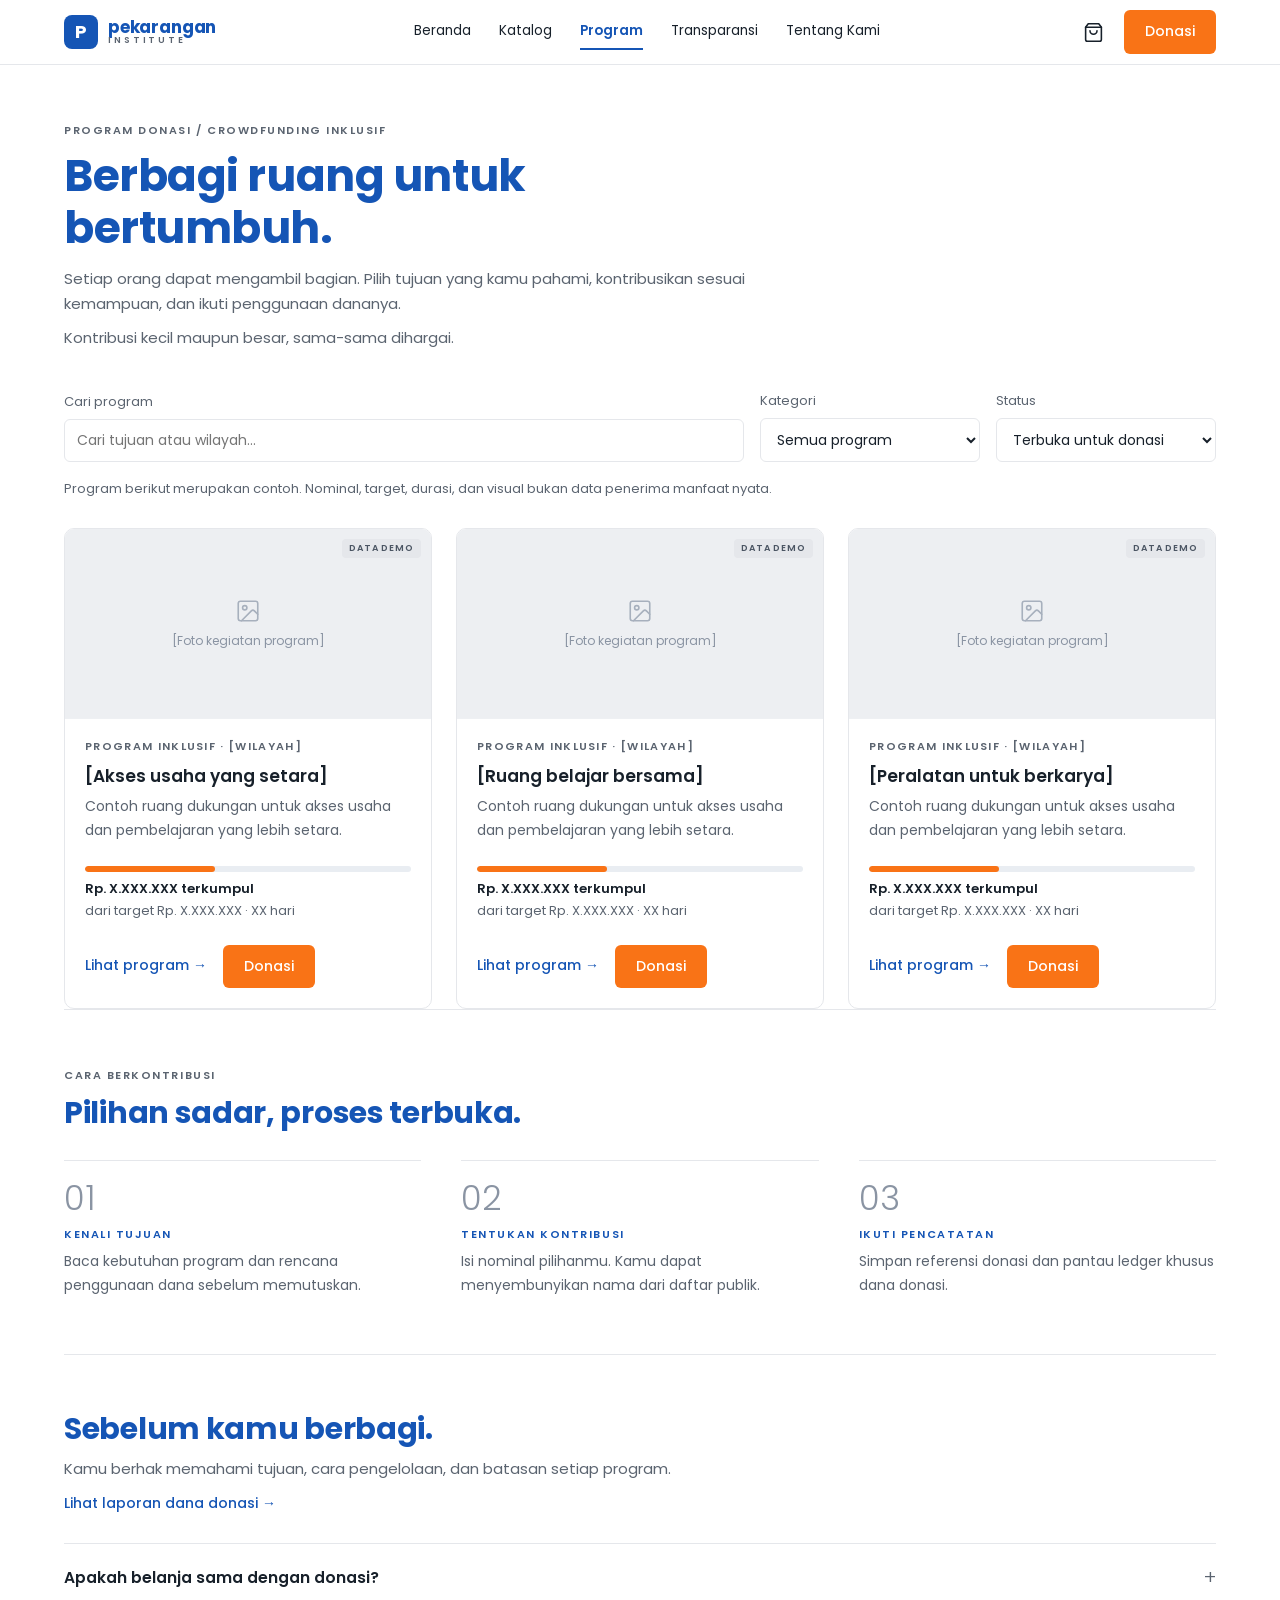
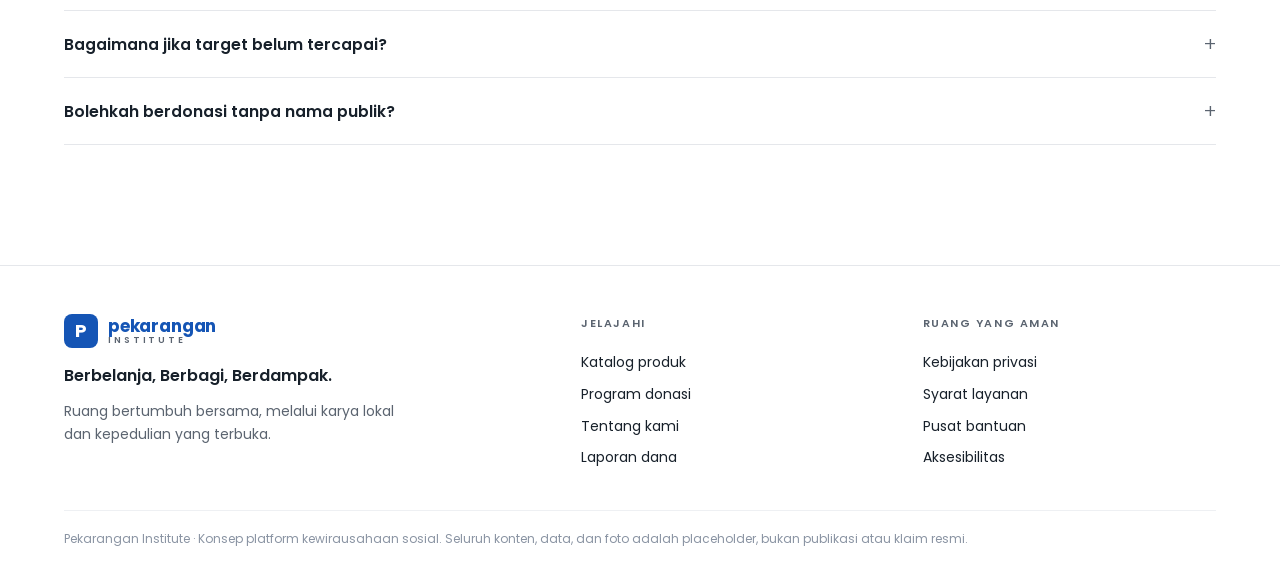
<file: program-donasi.html>
<!doctype html>
<html lang="id">
<head>
  <meta charset="utf-8">
  <meta name="viewport" content="width=device-width, initial-scale=1">
  <meta name="description" content="Program donasi Pekarangan Institute — berbagi ruang untuk bertumbuh.">
  <title>Program Donasi — Pekarangan Institute</title>
  <link rel="preconnect" href="https://fonts.googleapis.com">
  <link rel="preconnect" href="https://fonts.gstatic.com" crossorigin>
  <link href="https://fonts.googleapis.com/css2?family=Poppins:ital,wght@0,300;0,400;0,500;0,600;0,700;1,400&display=swap" rel="stylesheet">
  <link rel="stylesheet" href="assets/css/style.css">
</head>
<body>

<header class="site-header">
  <div class="header-inner">
    <a class="brand" href="index.html" aria-label="Beranda Pekarangan Institute">
      <span class="brand-mark">P</span>
      <span class="brand-text"><span class="name">pekarangan</span><span class="label">INSTITUTE</span></span>
    </a>
    <nav class="main-nav" aria-label="Navigasi utama">
      <a href="index.html">Beranda</a>
      <a href="katalog.html">Katalog</a>
      <a href="program-donasi.html" class="active">Program</a>
      <a href="laporan.html">Transparansi</a>
      <a href="tentang.html">Tentang Kami</a>
    </nav>
    <div class="header-actions">
      <button class="cart-btn" type="button" aria-label="Keranjang belanja">
        <svg viewBox="0 0 24 24" fill="none" stroke="currentColor" stroke-width="1.8" stroke-linecap="round" stroke-linejoin="round"><path d="M6 2 3 6v14a2 2 0 0 0 2 2h14a2 2 0 0 0 2-2V6l-3-4Z"/><path d="M3 6h18"/><path d="M16 10a4 4 0 0 1-8 0"/></svg>
      </button>
      <a class="btn btn-donate" href="formulir-donasi.html">Donasi</a>
      <button class="menu-toggle" id="menu-toggle" type="button" aria-label="Buka menu" aria-expanded="false" aria-controls="mobile-nav"><span></span><span></span><span></span></button>
    </div>
  </div>
  <nav class="mobile-nav" id="mobile-nav" aria-label="Navigasi mobile">
    <a href="index.html">Beranda</a>
    <a href="katalog.html">Katalog</a>
    <a href="program-donasi.html" class="active">Program</a>
    <a href="laporan.html">Transparansi</a>
    <a href="tentang.html">Tentang Kami</a>
  </nav>
</header>

<main class="page">
  <div class="container">
    <!-- Intro -->
    <div class="page-intro">
      <span class="eyebrow">Program Donasi / Crowdfunding Inklusif</span>
      <h1>Berbagi ruang untuk bertumbuh.</h1>
      <p>Setiap orang dapat mengambil bagian. Pilih tujuan yang kamu pahami, kontribusikan sesuai kemampuan, dan ikuti penggunaan dananya.</p>
      <p>Kontribusi kecil maupun besar, sama-sama dihargai.</p>
    </div>

    <!-- Filter -->
    <div class="program-filters">
      <div class="field grow">
        <label for="program-search">Cari program</label>
        <input type="search" id="program-search" placeholder="Cari tujuan atau wilayah..." aria-label="Cari tujuan atau wilayah">
      </div>
      <div class="field">
        <label for="program-cat">Kategori</label>
        <select id="program-cat">
          <option>Semua program</option>
          <option>Program inklusif</option>
        </select>
      </div>
      <div class="field">
        <label for="program-status">Status</label>
        <select id="program-status">
          <option>Terbuka untuk donasi</option>
          <option>Semua status</option>
        </select>
      </div>
    </div>
    <p class="demo-note">Program berikut merupakan contoh. Nominal, target, durasi, dan visual bukan data penerima manfaat nyata.</p>

    <!-- Daftar program -->
    <div class="cards-3" id="program-grid">
      <article class="card" data-name="[Akses usaha yang setara]">
        <div class="ph">
          <span class="badge-demo">Data Demo</span>
          <svg viewBox="0 0 24 24" fill="none" stroke="currentColor" stroke-width="1.5" stroke-linecap="round" stroke-linejoin="round"><rect x="3" y="3" width="18" height="18" rx="2"/><circle cx="9" cy="9" r="2"/><path d="m21 15-3.086-3.086a2 2 0 0 0-2.828 0L6 21"/></svg>
          <span>[Foto kegiatan program]</span>
        </div>
        <div class="card-body">
          <p class="card-cat">Program Inklusif &middot; [Wilayah]</p>
          <h3 class="card-title">[Akses usaha yang setara]</h3>
          <p class="card-desc">Contoh ruang dukungan untuk akses usaha dan pembelajaran yang lebih setara.</p>
          <div class="progress">
            <div class="progress-track"><div class="progress-fill"></div></div>
            <p class="progress-text"><strong>Rp. X.XXX.XXX terkumpul</strong><br>dari target Rp. X.XXX.XXX &middot; XX hari</p>
          </div>
          <div class="card-actions">
            <a class="text-link" href="formulir-donasi.html">Lihat program &rarr;</a>
            <a class="btn btn-donate" href="formulir-donasi.html">Donasi</a>
          </div>
        </div>
      </article>
      <article class="card" data-name="[Ruang belajar bersama]">
        <div class="ph">
          <span class="badge-demo">Data Demo</span>
          <svg viewBox="0 0 24 24" fill="none" stroke="currentColor" stroke-width="1.5" stroke-linecap="round" stroke-linejoin="round"><rect x="3" y="3" width="18" height="18" rx="2"/><circle cx="9" cy="9" r="2"/><path d="m21 15-3.086-3.086a2 2 0 0 0-2.828 0L6 21"/></svg>
          <span>[Foto kegiatan program]</span>
        </div>
        <div class="card-body">
          <p class="card-cat">Program Inklusif &middot; [Wilayah]</p>
          <h3 class="card-title">[Ruang belajar bersama]</h3>
          <p class="card-desc">Contoh ruang dukungan untuk akses usaha dan pembelajaran yang lebih setara.</p>
          <div class="progress">
            <div class="progress-track"><div class="progress-fill"></div></div>
            <p class="progress-text"><strong>Rp. X.XXX.XXX terkumpul</strong><br>dari target Rp. X.XXX.XXX &middot; XX hari</p>
          </div>
          <div class="card-actions">
            <a class="text-link" href="formulir-donasi.html">Lihat program &rarr;</a>
            <a class="btn btn-donate" href="formulir-donasi.html">Donasi</a>
          </div>
        </div>
      </article>
      <article class="card" data-name="[Peralatan untuk berkarya]">
        <div class="ph">
          <span class="badge-demo">Data Demo</span>
          <svg viewBox="0 0 24 24" fill="none" stroke="currentColor" stroke-width="1.5" stroke-linecap="round" stroke-linejoin="round"><rect x="3" y="3" width="18" height="18" rx="2"/><circle cx="9" cy="9" r="2"/><path d="m21 15-3.086-3.086a2 2 0 0 0-2.828 0L6 21"/></svg>
          <span>[Foto kegiatan program]</span>
        </div>
        <div class="card-body">
          <p class="card-cat">Program Inklusif &middot; [Wilayah]</p>
          <h3 class="card-title">[Peralatan untuk berkarya]</h3>
          <p class="card-desc">Contoh ruang dukungan untuk akses usaha dan pembelajaran yang lebih setara.</p>
          <div class="progress">
            <div class="progress-track"><div class="progress-fill"></div></div>
            <p class="progress-text"><strong>Rp. X.XXX.XXX terkumpul</strong><br>dari target Rp. X.XXX.XXX &middot; XX hari</p>
          </div>
          <div class="card-actions">
            <a class="text-link" href="formulir-donasi.html">Lihat program &rarr;</a>
            <a class="btn btn-donate" href="formulir-donasi.html">Donasi</a>
          </div>
        </div>
      </article>
    </div>
    <p class="empty-note" id="program-empty">Tidak ada program yang cocok. Coba kata kunci lain.</p>

    <!-- Cara berkontribusi -->
    <section class="section">
      <div class="section-head">
        <span class="eyebrow">Cara Berkontribusi</span>
        <h2>Pilihan sadar, proses terbuka.</h2>
      </div>
      <div class="steps">
        <div class="step">
          <div class="step-num">01</div>
          <span class="eyebrow">Kenali Tujuan</span>
          <p>Baca kebutuhan program dan rencana penggunaan dana sebelum memutuskan.</p>
        </div>
        <div class="step">
          <div class="step-num">02</div>
          <span class="eyebrow">Tentukan Kontribusi</span>
          <p>Isi nominal pilihanmu. Kamu dapat menyembunyikan nama dari daftar publik.</p>
        </div>
        <div class="step">
          <div class="step-num">03</div>
          <span class="eyebrow">Ikuti Pencatatan</span>
          <p>Simpan referensi donasi dan pantau ledger khusus dana donasi.</p>
        </div>
      </div>
    </section>

    <!-- FAQ -->
    <section class="section">
      <div class="section-head">
        <h2>Sebelum kamu berbagi.</h2>
        <p>Kamu berhak memahami tujuan, cara pengelolaan, dan batasan setiap program.</p>
        <a class="text-link" href="laporan.html">Lihat laporan dana donasi &rarr;</a>
      </div>
      <div class="faq">
        <div class="faq-item">
          <button class="faq-q" type="button" aria-expanded="false">Apakah belanja sama dengan donasi?<span class="chev">+</span></button>
          <div class="faq-a">Tidak. Pembelian produk adalah transaksi komersial. Donasi bersifat sukarela dan dicatat pada ledger terpisah.</div>
        </div>
        <div class="faq-item">
          <button class="faq-q" type="button" aria-expanded="false">Bagaimana jika target belum tercapai?<span class="chev">+</span></button>
          <div class="faq-a">Penyesuaian rencana dan pilihan terkait dana harus dijelaskan pada pembaruan program, sebelum pelaksanaan.</div>
        </div>
        <div class="faq-item">
          <button class="faq-q" type="button" aria-expanded="false">Bolehkah berdonasi tanpa nama publik?<span class="chev">+</span></button>
          <div class="faq-a">Boleh. Opsi anonim tersedia pada formulir; data kontak hanya digunakan untuk kebutuhan pencatatan.</div>
        </div>
      </div>
    </section>
  </div>
</main>

<footer class="site-footer">
  <div class="container">
    <div class="footer-grid">
      <div class="footer-brand">
        <a class="brand" href="index.html" aria-label="Beranda Pekarangan Institute">
          <span class="brand-mark">P</span>
          <span class="brand-text"><span class="name">pekarangan</span><span class="label">INSTITUTE</span></span>
        </a>
        <p class="tagline">Berbelanja, Berbagi, Berdampak.</p>
        <p>Ruang bertumbuh bersama, melalui karya lokal dan kepedulian yang terbuka.</p>
      </div>
      <div class="footer-col">
        <h4>Jelajahi</h4>
        <a href="katalog.html">Katalog produk</a>
        <a href="program-donasi.html">Program donasi</a>
        <a href="tentang.html">Tentang kami</a>
        <a href="laporan.html">Laporan dana</a>
      </div>
      <div class="footer-col">
        <h4>Ruang yang Aman</h4>
        <a href="#">Kebijakan privasi</a>
        <a href="#">Syarat layanan</a>
        <a href="#">Pusat bantuan</a>
        <a href="#">Aksesibilitas</a>
      </div>
    </div>
    <div class="footer-bottom">
      Pekarangan Institute &middot; Konsep platform kewirausahaan sosial. Seluruh konten, data, dan foto adalah placeholder, bukan publikasi atau klaim resmi.
    </div>
  </div>
</footer>

<script src="assets/js/main.js"></script>
</body>
</html>
</file>
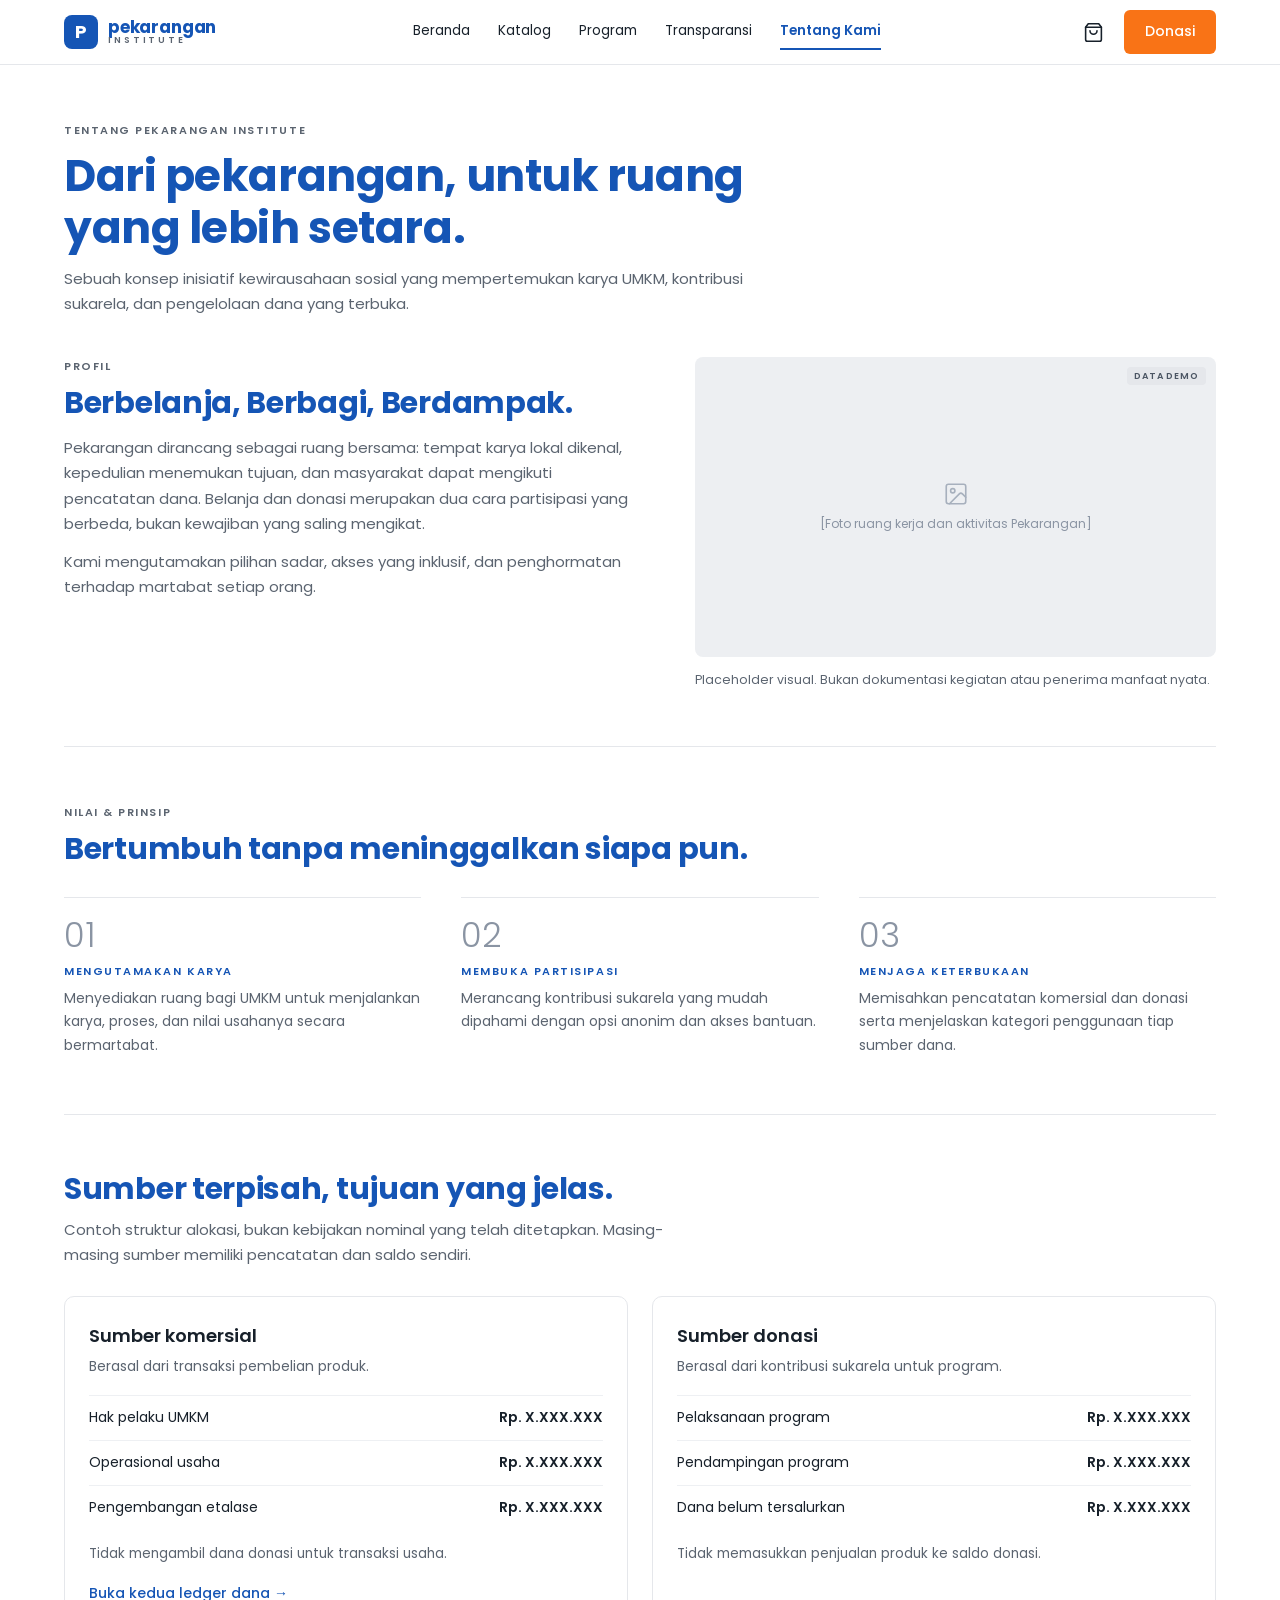
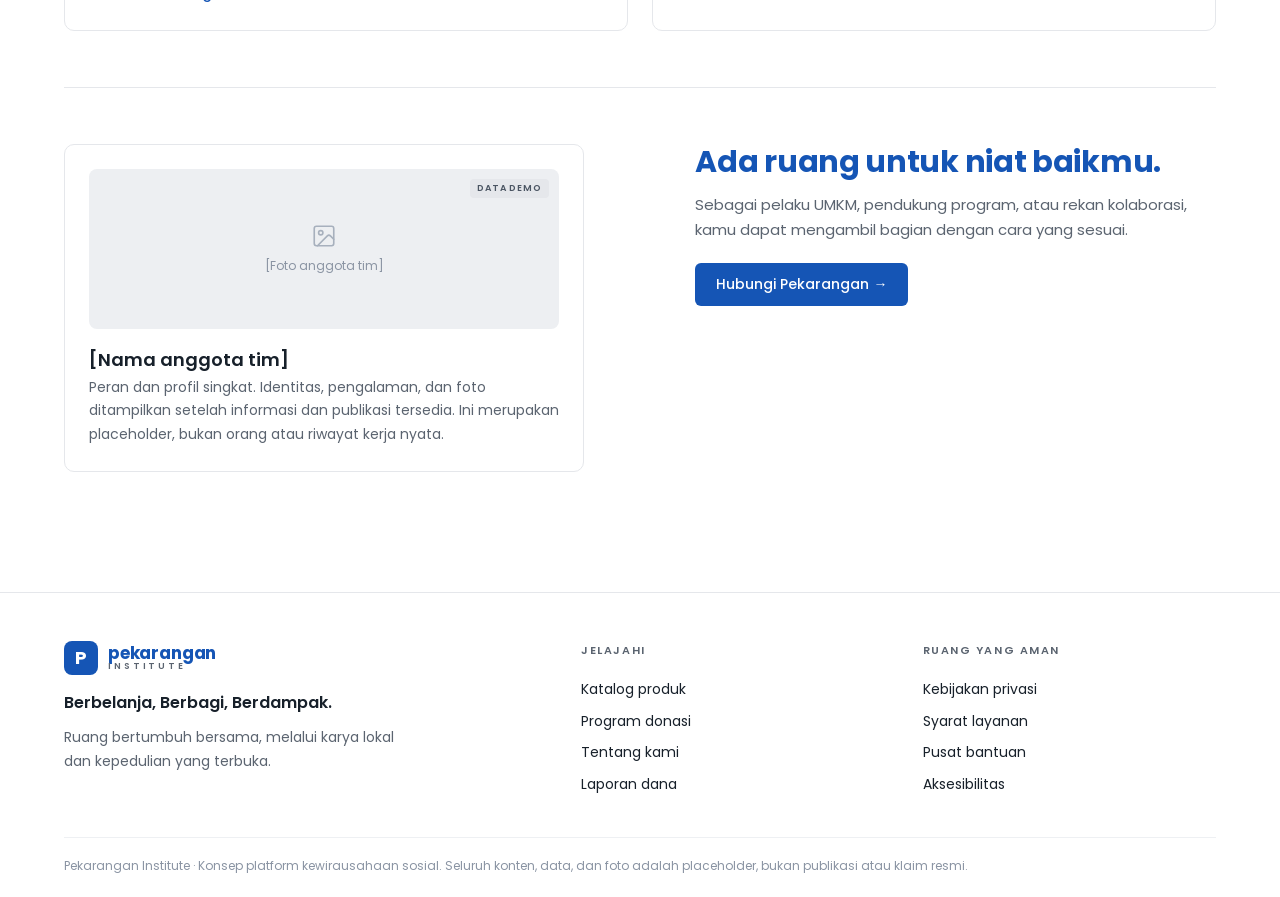
<file: tentang.html>
<!doctype html>
<html lang="id">
<head>
  <meta charset="utf-8">
  <meta name="viewport" content="width=device-width, initial-scale=1">
  <meta name="description" content="Tentang Pekarangan Institute — dari pekarangan, untuk ruang yang lebih setara.">
  <title>Tentang Kami — Pekarangan Institute</title>
  <link rel="preconnect" href="https://fonts.googleapis.com">
  <link rel="preconnect" href="https://fonts.gstatic.com" crossorigin>
  <link href="https://fonts.googleapis.com/css2?family=Poppins:ital,wght@0,300;0,400;0,500;0,600;0,700;1,400&display=swap" rel="stylesheet">
  <link rel="stylesheet" href="assets/css/style.css">
</head>
<body>

<header class="site-header">
  <div class="header-inner">
    <a class="brand" href="index.html" aria-label="Beranda Pekarangan Institute">
      <span class="brand-mark">P</span>
      <span class="brand-text"><span class="name">pekarangan</span><span class="label">INSTITUTE</span></span>
    </a>
    <nav class="main-nav" aria-label="Navigasi utama">
      <a href="index.html">Beranda</a>
      <a href="katalog.html">Katalog</a>
      <a href="program-donasi.html">Program</a>
      <a href="laporan.html">Transparansi</a>
      <a href="tentang.html" class="active">Tentang Kami</a>
    </nav>
    <div class="header-actions">
      <button class="cart-btn" type="button" aria-label="Keranjang belanja">
        <svg viewBox="0 0 24 24" fill="none" stroke="currentColor" stroke-width="1.8" stroke-linecap="round" stroke-linejoin="round"><path d="M6 2 3 6v14a2 2 0 0 0 2 2h14a2 2 0 0 0 2-2V6l-3-4Z"/><path d="M3 6h18"/><path d="M16 10a4 4 0 0 1-8 0"/></svg>
      </button>
      <a class="btn btn-donate" href="formulir-donasi.html">Donasi</a>
      <button class="menu-toggle" id="menu-toggle" type="button" aria-label="Buka menu" aria-expanded="false" aria-controls="mobile-nav"><span></span><span></span><span></span></button>
    </div>
  </div>
  <nav class="mobile-nav" id="mobile-nav" aria-label="Navigasi mobile">
    <a href="index.html">Beranda</a>
    <a href="katalog.html">Katalog</a>
    <a href="program-donasi.html">Program</a>
    <a href="laporan.html">Transparansi</a>
    <a href="tentang.html" class="active">Tentang Kami</a>
  </nav>
</header>

<main class="page">
  <div class="container">
    <!-- Intro -->
    <div class="page-intro">
      <span class="eyebrow">Tentang Pekarangan Institute</span>
      <h1>Dari pekarangan, untuk ruang yang lebih setara.</h1>
      <p>Sebuah konsep inisiatif kewirausahaan sosial yang mempertemukan karya UMKM, kontribusi sukarela, dan pengelolaan dana yang terbuka.</p>
    </div>

    <!-- Profil -->
    <section class="section" style="padding-top: 0; border-top: none;">
      <div class="profile-grid">
        <div>
          <span class="eyebrow">Profil</span>
          <h2>Berbelanja, Berbagi, Berdampak.</h2>
          <p class="lead" style="margin: 12px 0;">Pekarangan dirancang sebagai ruang bersama: tempat karya lokal dikenal, kepedulian menemukan tujuan, dan masyarakat dapat mengikuti pencatatan dana. Belanja dan donasi merupakan dua cara partisipasi yang berbeda, bukan kewajiban yang saling mengikat.</p>
          <p class="lead">Kami mengutamakan pilihan sadar, akses yang inklusif, dan penghormatan terhadap martabat setiap orang.</p>
        </div>
        <div>
          <div class="ph">
            <span class="badge-demo">Data Demo</span>
            <svg viewBox="0 0 24 24" fill="none" stroke="currentColor" stroke-width="1.5" stroke-linecap="round" stroke-linejoin="round"><rect x="3" y="3" width="18" height="18" rx="2"/><circle cx="9" cy="9" r="2"/><path d="m21 15-3.086-3.086a2 2 0 0 0-2.828 0L6 21"/></svg>
            <span>[Foto ruang kerja dan aktivitas Pekarangan]</span>
          </div>
          <p class="hero-caption">Placeholder visual. Bukan dokumentasi kegiatan atau penerima manfaat nyata.</p>
        </div>
      </div>
    </section>

    <!-- Nilai & prinsip -->
    <section class="section">
      <div class="section-head">
        <span class="eyebrow">Nilai &amp; Prinsip</span>
        <h2>Bertumbuh tanpa meninggalkan siapa pun.</h2>
      </div>
      <div class="values">
        <div class="step">
          <div class="step-num">01</div>
          <span class="eyebrow">Mengutamakan Karya</span>
          <p>Menyediakan ruang bagi UMKM untuk menjalankan karya, proses, dan nilai usahanya secara bermartabat.</p>
        </div>
        <div class="step">
          <div class="step-num">02</div>
          <span class="eyebrow">Membuka Partisipasi</span>
          <p>Merancang kontribusi sukarela yang mudah dipahami dengan opsi anonim dan akses bantuan.</p>
        </div>
        <div class="step">
          <div class="step-num">03</div>
          <span class="eyebrow">Menjaga Keterbukaan</span>
          <p>Memisahkan pencatatan komersial dan donasi serta menjelaskan kategori penggunaan tiap sumber dana.</p>
        </div>
      </div>
    </section>

    <!-- Sumber terpisah -->
    <section class="section">
      <div class="section-head">
        <h2>Sumber terpisah, tujuan yang jelas.</h2>
        <p>Contoh struktur alokasi, bukan kebijakan nominal yang telah ditetapkan. Masing-masing sumber memiliki pencatatan dan saldo sendiri.</p>
      </div>
      <div class="alloc-grid">
        <div class="alloc-card">
          <h3>Sumber komersial</h3>
          <p>Berasal dari transaksi pembelian produk.</p>
          <div class="alloc-line"><span>Hak pelaku UMKM</span><span>Rp. X.XXX.XXX</span></div>
          <div class="alloc-line"><span>Operasional usaha</span><span>Rp. X.XXX.XXX</span></div>
          <div class="alloc-line"><span>Pengembangan etalase</span><span>Rp. X.XXX.XXX</span></div>
          <p class="alloc-foot">Tidak mengambil dana donasi untuk transaksi usaha.</p>
          <a class="text-link" href="laporan.html">Buka kedua ledger dana &rarr;</a>
        </div>
        <div class="alloc-card">
          <h3>Sumber donasi</h3>
          <p>Berasal dari kontribusi sukarela untuk program.</p>
          <div class="alloc-line"><span>Pelaksanaan program</span><span>Rp. X.XXX.XXX</span></div>
          <div class="alloc-line"><span>Pendampingan program</span><span>Rp. X.XXX.XXX</span></div>
          <div class="alloc-line"><span>Dana belum tersalurkan</span><span>Rp. X.XXX.XXX</span></div>
          <p class="alloc-foot">Tidak memasukkan penjualan produk ke saldo donasi.</p>
        </div>
      </div>
    </section>

    <!-- Tim & undangan -->
    <section class="section">
      <div class="profile-grid">
        <div class="team-card">
          <div class="ph">
            <span class="badge-demo">Data Demo</span>
            <svg viewBox="0 0 24 24" fill="none" stroke="currentColor" stroke-width="1.5" stroke-linecap="round" stroke-linejoin="round"><rect x="3" y="3" width="18" height="18" rx="2"/><circle cx="9" cy="9" r="2"/><path d="m21 15-3.086-3.086a2 2 0 0 0-2.828 0L6 21"/></svg>
            <span>[Foto anggota tim]</span>
          </div>
          <h3>[Nama anggota tim]</h3>
          <p>Peran dan profil singkat. Identitas, pengalaman, dan foto ditampilkan setelah informasi dan publikasi tersedia. Ini merupakan placeholder, bukan orang atau riwayat kerja nyata.</p>
        </div>
        <div class="invite">
          <h2>Ada ruang untuk niat baikmu.</h2>
          <p>Sebagai pelaku UMKM, pendukung program, atau rekan kolaborasi, kamu dapat mengambil bagian dengan cara yang sesuai.</p>
          <a class="btn btn-primary" href="#">Hubungi Pekarangan &rarr;</a>
        </div>
      </div>
    </section>
  </div>
</main>

<footer class="site-footer">
  <div class="container">
    <div class="footer-grid">
      <div class="footer-brand">
        <a class="brand" href="index.html" aria-label="Beranda Pekarangan Institute">
          <span class="brand-mark">P</span>
          <span class="brand-text"><span class="name">pekarangan</span><span class="label">INSTITUTE</span></span>
        </a>
        <p class="tagline">Berbelanja, Berbagi, Berdampak.</p>
        <p>Ruang bertumbuh bersama, melalui karya lokal dan kepedulian yang terbuka.</p>
      </div>
      <div class="footer-col">
        <h4>Jelajahi</h4>
        <a href="katalog.html">Katalog produk</a>
        <a href="program-donasi.html">Program donasi</a>
        <a href="tentang.html">Tentang kami</a>
        <a href="laporan.html">Laporan dana</a>
      </div>
      <div class="footer-col">
        <h4>Ruang yang Aman</h4>
        <a href="#">Kebijakan privasi</a>
        <a href="#">Syarat layanan</a>
        <a href="#">Pusat bantuan</a>
        <a href="#">Aksesibilitas</a>
      </div>
    </div>
    <div class="footer-bottom">
      Pekarangan Institute &middot; Konsep platform kewirausahaan sosial. Seluruh konten, data, dan foto adalah placeholder, bukan publikasi atau klaim resmi.
    </div>
  </div>
</footer>

<script src="assets/js/main.js"></script>
</body>
</html>
</file>
<file: assets/css/style.css>
/* ============================================================
   Pekarangan Institute — Redesign Figma (Notion - Rizky)
   Final Project DESAIN UI/UX GOL B
   Satu stylesheet bersama untuk 6 halaman.
   Font: Poppins. Biru primer #1555B5, oranye Donasi #F97316.
   ============================================================ */

:root {
  --blue: #1555b5;
  --blue-dark: #0f3d84;
  --blue-soft: #eaf1fb;
  --orange: #f97316;
  --orange-dark: #ea580c;
  --ink: #17202a;
  --muted: #5b6470;
  --faint: #8a94a3;
  --line: #e5e7eb;
  --line-soft: #eef0f3;
  --bg: #ffffff;
  --bg-soft: #f7f8fa;
  --ph-bg: #edeff2;
  --ph-text: #8a94a3;
  --radius: 8px;
  --max: 1200px;
}

* { margin: 0; padding: 0; box-sizing: border-box; }

html { scroll-behavior: smooth; }

body {
  font-family: 'Poppins', -apple-system, 'Segoe UI', Arial, sans-serif;
  color: var(--ink);
  background: var(--bg);
  font-size: 15px;
  line-height: 1.7;
  -webkit-font-smoothing: antialiased;
}

img, svg { display: block; }
a { color: var(--blue); text-decoration: none; }
a:hover { text-decoration: underline; }
button { font-family: inherit; cursor: pointer; }
input, select, textarea { font-family: inherit; font-size: 14px; color: var(--ink); }

.container { max-width: var(--max); margin: 0 auto; padding: 0 24px; }

.sr-only {
  position: absolute;
  width: 1px; height: 1px;
  padding: 0; margin: -1px;
  overflow: hidden;
  clip: rect(0, 0, 0, 0);
  white-space: nowrap;
  border: 0;
}

/* ---------- Tipografi ---------- */
.eyebrow {
  display: block;
  font-size: 11px;
  font-weight: 600;
  letter-spacing: .14em;
  text-transform: uppercase;
  color: var(--muted);
  margin-bottom: 10px;
}
h1 {
  font-size: 44px;
  line-height: 1.18;
  font-weight: 700;
  color: var(--blue);
  letter-spacing: -0.01em;
}
h2 {
  font-size: 30px;
  line-height: 1.25;
  font-weight: 700;
  color: var(--blue);
  letter-spacing: -0.01em;
}
h3 { font-size: 18px; font-weight: 600; color: var(--ink); }
.lead { color: var(--muted); font-size: 15px; }
.section-head { margin-bottom: 28px; }
.section-head p { color: var(--muted); margin-top: 8px; max-width: 640px; }
.section-head .text-link { margin-top: 10px; display: inline-block; }

.text-link { font-size: 14px; font-weight: 500; color: var(--blue); }
.text-link:hover { text-decoration: underline; }

/* ---------- Badge & placeholder ---------- */
.badge-demo {
  display: inline-block;
  font-size: 9px;
  font-weight: 600;
  letter-spacing: .1em;
  text-transform: uppercase;
  color: #4b5563;
  background: #e5e7eb;
  border-radius: 4px;
  padding: 3px 7px;
  line-height: 1.4;
  white-space: nowrap;
}
.ph {
  position: relative;
  background: var(--ph-bg);
  border-radius: var(--radius);
  display: flex;
  flex-direction: column;
  align-items: center;
  justify-content: center;
  gap: 8px;
  text-align: center;
  color: var(--ph-text);
  font-size: 12px;
  line-height: 1.5;
  padding: 20px;
  min-height: 120px;
}
.ph svg { width: 26px; height: 26px; stroke: #a7b0bd; }
.ph .badge-demo { position: absolute; top: 10px; right: 10px; }

/* ---------- Tombol ---------- */
.btn {
  display: inline-flex;
  align-items: center;
  justify-content: center;
  gap: 8px;
  font-size: 14px;
  font-weight: 500;
  border: 1px solid transparent;
  border-radius: 6px;
  padding: 11px 20px;
  line-height: 1.4;
  transition: background .15s ease, border-color .15s ease;
  text-decoration: none;
  white-space: nowrap;
}
.btn:hover { text-decoration: none; }
.btn-primary { background: var(--blue); color: #fff; }
.btn-primary:hover { background: var(--blue-dark); }
.btn-donate { background: var(--orange); color: #fff; }
.btn-donate:hover { background: var(--orange-dark); }
.btn-ghost {
  background: #fff;
  border-color: var(--line);
  color: var(--ink);
}
.btn-ghost:hover { border-color: var(--blue); color: var(--blue); }
.btn-block { width: 100%; }
.btn:disabled { opacity: .45; cursor: not-allowed; }

/* ---------- Header ---------- */
.site-header {
  position: sticky;
  top: 0;
  z-index: 50;
  background: #fff;
  border-bottom: 1px solid var(--line);
}
.header-inner {
  max-width: var(--max);
  margin: 0 auto;
  padding: 0 24px;
  height: 64px;
  display: flex;
  align-items: center;
  justify-content: space-between;
  gap: 24px;
}
.brand { display: flex; align-items: center; gap: 10px; text-decoration: none; }
.brand:hover { text-decoration: none; }
.brand-mark {
  width: 34px; height: 34px;
  border-radius: 8px;
  background: var(--blue);
  color: #fff;
  display: flex; align-items: center; justify-content: center;
  font-weight: 700; font-size: 18px;
}
.brand-text { line-height: 1.1; }
.brand-text .name {
  display: block;
  font-size: 17px;
  font-weight: 700;
  color: var(--blue);
  letter-spacing: -0.01em;
}
.brand-text .label {
  display: block;
  font-size: 9px;
  font-weight: 600;
  letter-spacing: .32em;
  color: var(--muted);
}
.main-nav { display: flex; align-items: center; gap: 28px; }
.main-nav a {
  font-size: 13.5px;
  color: var(--ink);
  text-decoration: none;
  padding: 6px 0;
  border-bottom: 2px solid transparent;
}
.main-nav a:hover { color: var(--blue); text-decoration: none; }
.main-nav a.active { color: var(--blue); font-weight: 600; border-bottom-color: var(--blue); }
.header-actions { display: flex; align-items: center; gap: 14px; }
.cart-btn {
  background: none; border: none; padding: 6px;
  color: var(--ink); display: flex; align-items: center;
}
.cart-btn svg { width: 21px; height: 21px; }
.cart-btn:hover { color: var(--blue); }
.menu-toggle {
  display: none;
  background: none; border: none; padding: 8px;
  flex-direction: column; gap: 5px; align-items: center; justify-content: center;
}
.menu-toggle span { display: block; width: 22px; height: 2px; background: var(--ink); border-radius: 2px; }
.mobile-nav {
  display: none;
  border-top: 1px solid var(--line);
  background: #fff;
  padding: 8px 24px 16px;
}
.mobile-nav a {
  display: block;
  padding: 11px 0;
  font-size: 15px;
  color: var(--ink);
  border-bottom: 1px solid var(--line-soft);
  text-decoration: none;
}
.mobile-nav a.active { color: var(--blue); font-weight: 600; }
.mobile-nav.open { display: block; }

/* ---------- Layout halaman ---------- */
.page { padding: 56px 0 0; }
.page-intro { max-width: 720px; margin-bottom: 40px; }
.page-intro h1 { margin-bottom: 12px; }
.page-intro p { color: var(--muted); }
.page-intro p + p { margin-top: 8px; }
.section { padding: 56px 0; border-top: 1px solid var(--line); }
.section:first-child { border-top: none; }
.section-tight { padding: 40px 0; }

/* ---------- Hero Beranda ---------- */
.hero { padding: 64px 0 56px; }
.hero-grid {
  display: grid;
  grid-template-columns: 1.05fr .95fr;
  gap: 64px;
  align-items: center;
}
.hero h1 { margin: 0 0 14px; }
.hero .subtitle {
  font-size: 19px;
  font-weight: 500;
  color: var(--ink);
  margin-bottom: 12px;
}
.hero p.lead { margin-bottom: 24px; max-width: 480px; }
.hero-actions { display: flex; gap: 12px; flex-wrap: wrap; }
.hero-media .ph { min-height: 340px; }
.hero-caption { margin-top: 12px; font-size: 12.5px; color: var(--muted); }
.hero-caption .eyebrow { margin-bottom: 2px; }

/* ---------- Langkah (01/02/03) ---------- */
.steps {
  display: grid;
  grid-template-columns: repeat(3, 1fr);
  gap: 40px;
}
.step { border-top: 1px solid var(--line); padding-top: 20px; }
.step-num {
  font-size: 34px;
  font-weight: 300;
  color: var(--faint);
  line-height: 1;
  margin-bottom: 10px;
}
.step .eyebrow { color: var(--blue); margin-bottom: 6px; }
.step h3 { margin-bottom: 6px; }
.step p { color: var(--muted); font-size: 14px; }

/* ---------- Kartu produk ---------- */
.cards-3 { display: grid; grid-template-columns: repeat(3, 1fr); gap: 24px; }
.cards-2 { display: grid; grid-template-columns: repeat(2, 1fr); gap: 24px; }
.card {
  border: 1px solid var(--line);
  border-radius: 10px;
  overflow: hidden;
  background: #fff;
  display: flex;
  flex-direction: column;
}
.card .ph { border-radius: 0; min-height: 190px; border-bottom: 1px solid var(--line-soft); }
.card-body { padding: 18px 20px 20px; display: flex; flex-direction: column; flex: 1; }
.card-cat {
  font-size: 11px;
  font-weight: 600;
  letter-spacing: .12em;
  text-transform: uppercase;
  color: var(--muted);
  margin-bottom: 6px;
}
.card-title { font-size: 17px; font-weight: 600; color: var(--ink); margin-bottom: 4px; }
.card-meta { font-size: 13px; color: var(--muted); margin-bottom: 10px; }
.card-desc { font-size: 14px; color: var(--muted); margin-bottom: 12px; }
.card-foot {
  margin-top: auto;
  padding-top: 14px;
  border-top: 1px solid var(--line-soft);
  display: flex;
  align-items: center;
  justify-content: space-between;
  gap: 12px;
}
.price { font-size: 15px; font-weight: 600; color: var(--ink); }
.progress { margin: 12px 0 8px; }
.progress-track {
  height: 6px; border-radius: 99px;
  background: #e9edf2; overflow: hidden;
}
.progress-fill { height: 100%; width: 40%; background: var(--orange); border-radius: 99px; }
.progress-text { font-size: 13px; color: var(--muted); margin-top: 6px; }
.progress-text strong { color: var(--ink); font-weight: 600; }
.card-actions { display: flex; align-items: center; gap: 16px; margin-top: 14px; }

/* ---------- Transparansi (Beranda) ---------- */
.split {
  display: grid;
  grid-template-columns: 1fr 1.15fr;
  gap: 56px;
  align-items: start;
}
.fund-boxes { display: flex; flex-direction: column; gap: 16px; }
.fund-box {
  border: 1px solid var(--line);
  border-radius: 10px;
  padding: 20px 22px;
}
.fund-box h3 { font-size: 16px; margin-bottom: 4px; }
.fund-box p { font-size: 14px; color: var(--muted); margin-bottom: 10px; }
.fund-box .fund-amount { font-size: 15px; font-weight: 600; color: var(--ink); }
.fund-box .fund-amount span { font-weight: 400; color: var(--muted); font-size: 13px; }

/* ---------- Penutup Beranda ---------- */
.closing { text-align: left; max-width: 680px; }
.closing h2 { font-style: italic; font-weight: 400; font-size: 34px; }
.closing p { color: var(--muted); margin: 12px 0 22px; }

/* ---------- Footer ---------- */
.site-footer { border-top: 1px solid var(--line); margin-top: 64px; background: #fff; }
.footer-grid {
  display: grid;
  grid-template-columns: 1.6fr 1fr 1fr;
  gap: 48px;
  padding: 48px 0 36px;
}
.footer-brand p { color: var(--muted); font-size: 14px; margin-top: 10px; max-width: 340px; }
.footer-brand .tagline { font-size: 16px; font-weight: 600; color: var(--ink); margin-top: 14px; }
.footer-col h4 {
  font-size: 11px;
  font-weight: 600;
  letter-spacing: .14em;
  text-transform: uppercase;
  color: var(--muted);
  margin-bottom: 14px;
}
.footer-col a { display: block; font-size: 14px; color: var(--ink); padding: 4px 0; text-decoration: none; }
.footer-col a:hover { color: var(--blue); }
.footer-bottom {
  border-top: 1px solid var(--line-soft);
  padding: 18px 0 22px;
  font-size: 12px;
  color: var(--faint);
  line-height: 1.6;
}

/* ---------- Katalog ---------- */
.toolbar {
  display: flex;
  align-items: flex-end;
  justify-content: space-between;
  gap: 24px;
  flex-wrap: wrap;
  margin-bottom: 28px;
}
.toolbar h2 { font-size: 20px; }
.search-box { display: flex; gap: 12px; align-items: center; flex-wrap: wrap; }
.search-box input[type="search"],
.search-box select {
  border: 1px solid var(--line);
  border-radius: 6px;
  padding: 10px 12px;
  background: #fff;
  min-width: 220px;
}
.search-box label { font-size: 13px; color: var(--muted); }
.results-note { font-size: 13.5px; color: var(--muted); display: flex; align-items: center; gap: 10px; flex-wrap: wrap; }
.catalog-layout {
  display: grid;
  grid-template-columns: 240px 1fr;
  gap: 40px;
  align-items: start;
}
.filters { border-top: 1px solid var(--line); padding-top: 18px; }
.filters h4 {
  font-size: 11px; font-weight: 600; letter-spacing: .14em;
  text-transform: uppercase; color: var(--muted); margin-bottom: 12px;
}
.filter-list { list-style: none; margin-bottom: 20px; }
.filter-list li { margin-bottom: 4px; }
.filter-list button {
  background: none; border: none; padding: 6px 0;
  font-size: 14px; color: var(--ink); text-align: left; width: 100%;
}
.filter-list button:hover { color: var(--blue); }
.filter-list button.active { color: var(--blue); font-weight: 600; }
.filter-field { margin-bottom: 16px; }
.filter-field label { display: block; font-size: 13px; color: var(--muted); margin-bottom: 6px; }
.filter-field select,
.filter-field input {
  width: 100%;
  border: 1px solid var(--line);
  border-radius: 6px;
  padding: 9px 10px;
  background: #fff;
}
.filter-note { font-size: 12.5px; color: var(--muted); margin-top: 14px; line-height: 1.6; }
.load-more { text-align: center; margin-top: 32px; }
.load-note { font-size: 13.5px; color: var(--muted); margin-top: 12px; }
.catalog-closing { text-align: left; max-width: 640px; }
.catalog-closing p { color: var(--muted); margin: 10px 0 16px; }
.empty-note {
  display: none;
  border: 1px dashed var(--line);
  border-radius: 10px;
  padding: 32px 20px;
  text-align: center;
  color: var(--muted);
  font-size: 14px;
  margin-top: 8px;
}
.empty-note.show { display: block; }

/* ---------- Program ---------- */
.program-filters {
  display: flex;
  gap: 16px;
  flex-wrap: wrap;
  align-items: flex-end;
  margin-bottom: 12px;
}
.program-filters .field { min-width: 220px; }
.program-filters .field.grow { flex: 1; min-width: 240px; }
.field label { display: block; font-size: 13px; color: var(--muted); margin-bottom: 6px; }
.field input[type="text"],
.field input[type="search"],
.field input[type="email"],
.field input[type="tel"],
.field input[type="number"],
.field select,
.field textarea {
  width: 100%;
  border: 1px solid var(--line);
  border-radius: 6px;
  padding: 10px 12px;
  background: #fff;
}
.field textarea { min-height: 96px; resize: vertical; }
.field .hint { font-size: 12.5px; color: var(--faint); margin-top: 6px; }
.demo-note { font-size: 13px; color: var(--muted); margin: 16px 0 28px; }

/* FAQ accordion */
.faq { border-top: 1px solid var(--line); }
.faq-item { border-bottom: 1px solid var(--line); }
.faq-q {
  width: 100%;
  background: none;
  border: none;
  display: flex;
  justify-content: space-between;
  align-items: center;
  gap: 16px;
  padding: 18px 0;
  font-size: 15.5px;
  font-weight: 600;
  color: var(--ink);
  text-align: left;
}
.faq-q .chev { font-size: 20px; font-weight: 300; color: var(--muted); transition: transform .2s ease; flex-shrink: 0; }
.faq-item.open .faq-q .chev { transform: rotate(45deg); }
.faq-a { display: none; padding: 0 0 18px; color: var(--muted); font-size: 14.5px; max-width: 720px; }
.faq-item.open .faq-a { display: block; }

/* ---------- Formulir Donasi ---------- */
.back-link { display: inline-block; font-size: 14px; margin-bottom: 24px; }
.steps-indicator {
  display: flex;
  gap: 0;
  margin: 28px 0 40px;
  border-top: 1px solid var(--line);
  padding-top: 16px;
  flex-wrap: wrap;
}
.steps-indicator .si {
  font-size: 13.5px;
  color: var(--faint);
  padding-right: 28px;
  margin-right: 28px;
  border-right: 1px solid var(--line);
}
.steps-indicator .si:last-child { border-right: none; margin-right: 0; padding-right: 0; }
.steps-indicator .si.active { color: var(--blue); font-weight: 600; }
.donate-layout {
  display: grid;
  grid-template-columns: 1fr 360px;
  gap: 48px;
  align-items: start;
}
.form-block { border-top: 1px solid var(--line); padding: 28px 0; }
.form-block:first-child { border-top: none; padding-top: 0; }
.form-block h2 { font-size: 21px; margin-bottom: 6px; }
.form-block > p { color: var(--muted); font-size: 14px; margin-bottom: 18px; }
.presets { display: flex; gap: 10px; flex-wrap: wrap; margin-bottom: 18px; }
.preset {
  border: 1px solid var(--line);
  background: #fff;
  border-radius: 6px;
  padding: 11px 18px;
  font-size: 14px;
  font-weight: 500;
  color: var(--ink);
}
.preset:hover { border-color: var(--blue); color: var(--blue); }
.preset.active { border-color: var(--blue); background: var(--blue-soft); color: var(--blue); font-weight: 600; }
.form-grid-2 { display: grid; grid-template-columns: 1fr 1fr; gap: 16px; }
.form-grid-2 .field.full { grid-column: 1 / -1; }
.form-row { margin-bottom: 16px; }
.check {
  display: flex;
  gap: 10px;
  align-items: flex-start;
  font-size: 14px;
  line-height: 1.55;
  cursor: pointer;
}
.check input { margin-top: 3px; width: 16px; height: 16px; accent-color: var(--blue); flex-shrink: 0; }
.check small { display: block; color: var(--muted); font-size: 13px; margin-top: 2px; }
.radio-cards { display: flex; flex-direction: column; gap: 10px; }
.radio-card {
  display: flex;
  align-items: center;
  gap: 12px;
  border: 1px solid var(--line);
  border-radius: 8px;
  padding: 14px 16px;
  cursor: pointer;
  font-size: 14.5px;
}
.radio-card input { width: 16px; height: 16px; accent-color: var(--blue); }
.radio-card:has(input:checked) { border-color: var(--blue); background: var(--blue-soft); }
.radio-card .tag {
  margin-left: auto;
  font-size: 10px;
  font-weight: 600;
  letter-spacing: .08em;
  color: var(--blue);
}
/* Ringkasan */
.summary {
  border: 1px solid var(--line);
  border-radius: 10px;
  padding: 24px;
  position: sticky;
  top: 88px;
  background: #fff;
}
.summary .eyebrow { display: flex; align-items: center; gap: 10px; }
.summary h3 { font-size: 19px; margin-bottom: 2px; }
.summary .prog-meta { font-size: 13.5px; color: var(--muted); margin-bottom: 16px; }
.summary-lines { border-top: 1px solid var(--line-soft); padding-top: 14px; }
.summary-line {
  display: flex;
  justify-content: space-between;
  gap: 16px;
  padding: 7px 0;
  font-size: 14px;
}
.summary-line span:first-child { color: var(--muted); }
.summary-line span:last-child { font-weight: 600; }
.summary-line.total { border-top: 1px solid var(--line); margin-top: 8px; padding-top: 12px; font-size: 15px; }
.summary-plan { font-size: 13.5px; color: var(--muted); margin: 14px 0; line-height: 1.6; }
.summary .check { margin: 16px 0; }
.summary-note { font-size: 13px; color: var(--muted); margin-top: 14px; line-height: 1.6; }
.form-success {
  display: none;
  margin-top: 16px;
  border: 1px solid #bfe3c6;
  background: #f0faf1;
  color: #256b31;
  border-radius: 8px;
  padding: 14px 16px;
  font-size: 14px;
  line-height: 1.6;
}
.form-success.show { display: block; }

/* ---------- Laporan ---------- */
.report-filters {
  display: flex;
  gap: 14px;
  align-items: flex-end;
  flex-wrap: wrap;
  margin-bottom: 14px;
}
.report-filters .field { min-width: 210px; }
.stats-3 { display: grid; grid-template-columns: repeat(3, 1fr); gap: 20px; margin: 24px 0 28px; }
.stat {
  border: 1px solid var(--line);
  border-radius: 10px;
  padding: 20px 22px;
}
.stat .eyebrow { margin-bottom: 4px; }
.stat .value { font-size: 24px; font-weight: 700; color: var(--blue); }
.ledger-wrap { overflow-x: auto; border: 1px solid var(--line); border-radius: 10px; }
table.ledger { width: 100%; border-collapse: collapse; font-size: 14px; min-width: 760px; }
table.ledger th {
  text-align: left;
  font-size: 11px;
  font-weight: 600;
  letter-spacing: .1em;
  text-transform: uppercase;
  color: var(--muted);
  padding: 13px 16px;
  border-bottom: 1px solid var(--line);
  background: var(--bg-soft);
  white-space: nowrap;
}
table.ledger td {
  padding: 14px 16px;
  border-bottom: 1px solid var(--line-soft);
  vertical-align: top;
}
table.ledger tr:last-child td { border-bottom: none; }
table.ledger td .sub { display: block; font-size: 12.5px; color: var(--muted); }
.status-pill {
  display: inline-block;
  font-size: 12px;
  font-weight: 500;
  border-radius: 99px;
  padding: 3px 10px;
  background: var(--blue-soft);
  color: var(--blue);
  white-space: nowrap;
}
.status-pill.pending { background: #fef3c7; color: #92400e; }
.ledger-note { font-size: 13.5px; color: var(--muted); margin: 16px 0 8px; line-height: 1.7; }
.explain-grid { display: grid; grid-template-columns: 1.2fr .8fr; gap: 56px; }
.status-def { border-top: 1px solid var(--line); padding: 14px 0; }
.status-def:first-of-type { border-top: none; }
.status-def strong { display: block; font-size: 15px; margin-bottom: 2px; }
.status-def p { font-size: 14px; color: var(--muted); }

/* ---------- Tentang ---------- */
.profile-grid {
  display: grid;
  grid-template-columns: 1.05fr .95fr;
  gap: 56px;
  align-items: start;
}
.profile-grid .ph { min-height: 300px; }
.values { display: grid; grid-template-columns: repeat(3, 1fr); gap: 40px; }
.alloc-grid { display: grid; grid-template-columns: 1fr 1fr; gap: 24px; }
.alloc-card { border: 1px solid var(--line); border-radius: 10px; padding: 24px; }
.alloc-card h3 { margin-bottom: 4px; }
.alloc-card > p { font-size: 14px; color: var(--muted); margin-bottom: 16px; }
.alloc-line {
  display: flex;
  justify-content: space-between;
  gap: 16px;
  padding: 10px 0;
  border-top: 1px solid var(--line-soft);
  font-size: 14px;
}
.alloc-line span:last-child { font-weight: 600; white-space: nowrap; }
.alloc-card .alloc-foot { font-size: 13.5px; color: var(--muted); margin: 14px 0; }
.team-card {
  border: 1px solid var(--line);
  border-radius: 10px;
  padding: 24px;
  max-width: 520px;
}
.team-card .ph { min-height: 160px; margin-bottom: 16px; }
.team-card p { font-size: 14px; color: var(--muted); }
.invite { max-width: 560px; }
.invite p { color: var(--muted); margin: 10px 0 20px; }

/* ---------- Toast ---------- */
.toast {
  position: fixed;
  left: 50%;
  bottom: 24px;
  transform: translateX(-50%) translateY(20px);
  background: var(--ink);
  color: #fff;
  font-size: 13.5px;
  padding: 12px 18px;
  border-radius: 8px;
  opacity: 0;
  pointer-events: none;
  transition: opacity .2s ease, transform .2s ease;
  z-index: 100;
  max-width: calc(100% - 48px);
  text-align: center;
}
.toast.show { opacity: 1; transform: translateX(-50%) translateY(0); }

/* ---------- Responsif ---------- */
@media (max-width: 1024px) {
  .hero-grid { gap: 40px; }
  .split { gap: 36px; }
  .donate-layout { grid-template-columns: 1fr 320px; gap: 32px; }
  .catalog-layout { grid-template-columns: 200px 1fr; gap: 28px; }
}
@media (max-width: 860px) {
  h1 { font-size: 34px; }
  h2 { font-size: 26px; }
  .main-nav { display: none; }
  .menu-toggle { display: flex; }
  .header-actions .btn-donate { display: none; }
  .hero-grid, .split, .profile-grid, .explain-grid { grid-template-columns: 1fr; }
  .hero { padding: 44px 0 40px; }
  .hero-media .ph { min-height: 240px; }
  .steps, .values { grid-template-columns: 1fr; gap: 24px; }
  .cards-3 { grid-template-columns: 1fr; }
  .cards-2 { grid-template-columns: 1fr; }
  .catalog-layout { grid-template-columns: 1fr; }
  .filters { border: 1px solid var(--line); border-radius: 10px; padding: 18px; }
  .donate-layout { grid-template-columns: 1fr; }
  .summary { position: static; }
  .alloc-grid { grid-template-columns: 1fr; }
  .stats-3 { grid-template-columns: 1fr; }
  .footer-grid { grid-template-columns: 1fr; gap: 28px; }
  .form-grid-2 { grid-template-columns: 1fr; }
  .section { padding: 40px 0; }
  .page { padding: 40px 0 0; }
  .closing h2 { font-size: 28px; }
}
</file>
